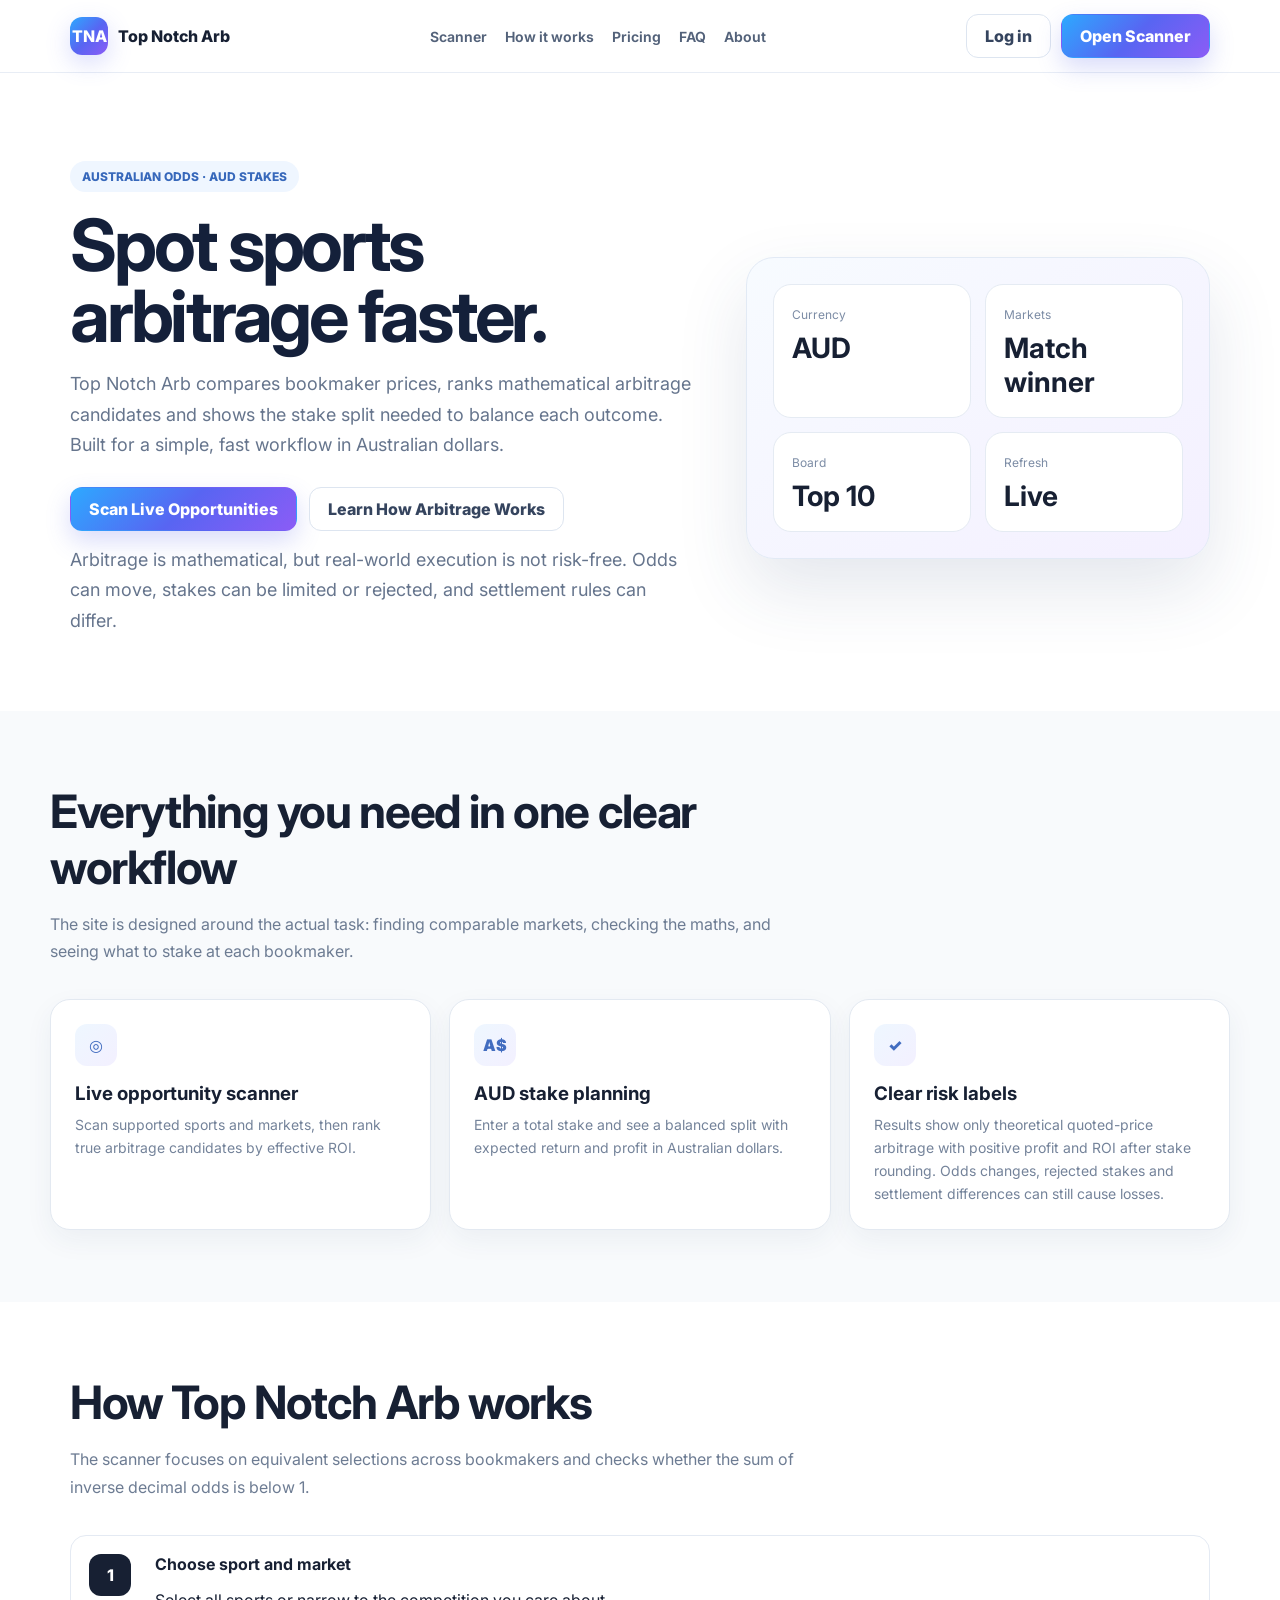
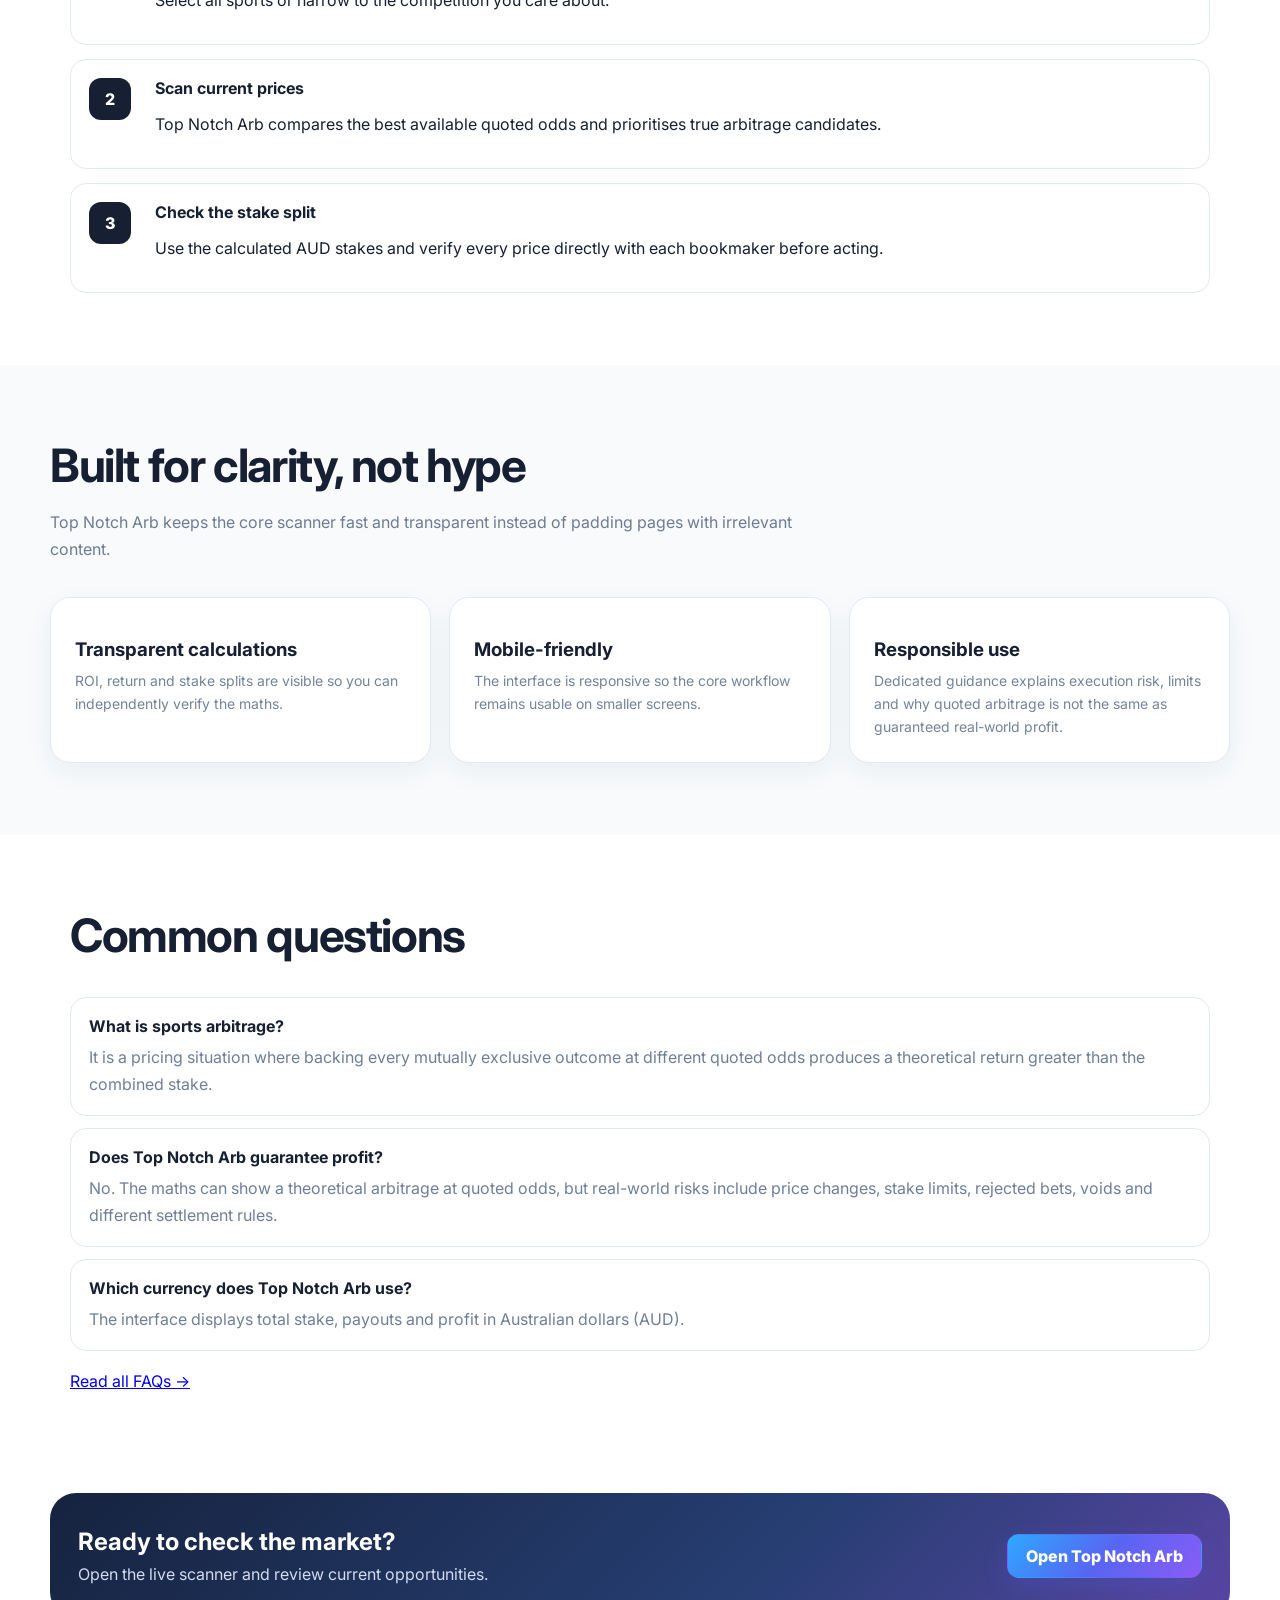
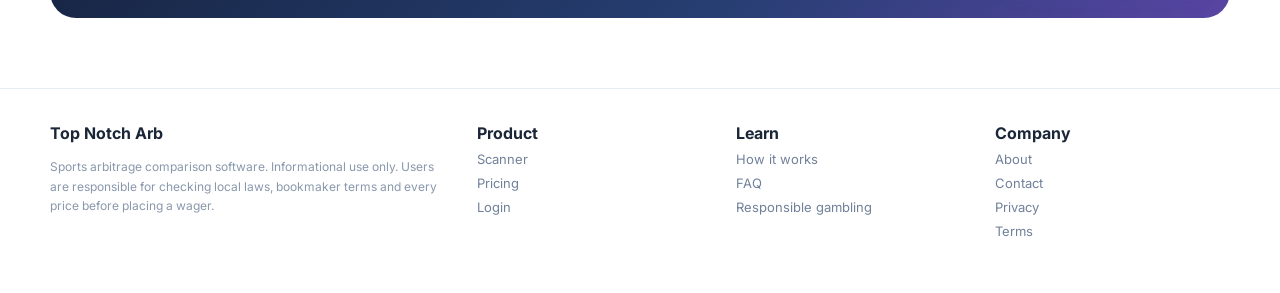
<file: index.html>
<!doctype html><html lang="en-AU"><head><meta charset="utf-8"><meta name="viewport" content="width=device-width,initial-scale=1"><title>Top Notch Arb Australia — Sports Arbitrage Scanner & Surebet Calculator</title><meta name="description" content="Top Notch Arb helps Australian users compare bookmaker odds, identify mathematical sports arbitrage opportunities and calculate balanced stake splits in AUD."><link rel="canonical" href="https://arb-scanner-app.vercel.app/"><meta property="og:title" content="Top Notch Arb — Australian Sports Arbitrage Scanner"><meta property="og:description" content="Compare bookmaker odds, scan for arbitrage opportunities and calculate stake splits in AUD."><meta property="og:type" content="website"><meta property="og:url" content="https://arb-scanner-app.vercel.app/"><meta name="twitter:card" content="summary_large_image"><meta name="theme-color" content="#172033"><link rel="manifest" href="/manifest.json"><link rel="preconnect" href="https://fonts.googleapis.com"><link rel="preconnect" href="https://fonts.gstatic.com" crossorigin><link href="https://fonts.googleapis.com/css2?family=Inter:wght@400;500;600;700;800&display=swap" rel="stylesheet"><link rel="stylesheet" href="/site.css"><script type="application/ld+json">{"@context":"https://schema.org","@graph":[{"@type":"WebSite","name":"Top Notch Arb","url":"https://arb-scanner-app.vercel.app/","description":"Australian sports arbitrage scanner and odds comparison tool."},{"@type":"SoftwareApplication","name":"Top Notch Arb","applicationCategory":"FinanceApplication","operatingSystem":"Web","url":"https://arb-scanner-app.vercel.app/scanner.html","description":"Sports arbitrage scanning and stake calculation tool displaying values in Australian dollars.","offers":{"@type":"Offer","price":"0","priceCurrency":"AUD"}}]}</script></head><body><header class="site-header"><nav class="site-nav"><a class="site-brand" href="/"><span class="site-logo">TNA</span><span>Top Notch Arb</span></a><div class="nav-links"><a href="/scanner.html">Scanner</a><a href="/how-it-works.html">How it works</a><a href="/pricing.html">Pricing</a><a href="/faq.html">FAQ</a><a href="/about.html">About</a></div><div class="nav-actions"><a class="btn btn-secondary" href="/login.html">Log in</a><a class="btn btn-primary" href="/scanner.html">Open Scanner</a></div></nav></header><main><section class="hero"><div><span class="hero-badge">AUSTRALIAN ODDS · AUD STAKES</span><h1>Spot sports arbitrage faster.</h1><p>Top Notch Arb compares bookmaker prices, ranks mathematical arbitrage candidates and shows the stake split needed to balance each outcome. Built for a simple, fast workflow in Australian dollars.</p><div class="hero-actions"><a class="btn btn-primary" href="/scanner.html">Scan Live Opportunities</a><a class="btn btn-secondary" href="/how-it-works.html">Learn How Arbitrage Works</a></div><p class="disclaimer">Arbitrage is mathematical, but real-world execution is not risk-free. Odds can move, stakes can be limited or rejected, and settlement rules can differ.</p></div><div class="hero-card"><div class="hero-stat-grid"><div class="hero-stat"><span>Currency</span><strong>AUD</strong></div><div class="hero-stat"><span>Markets</span><strong>Match winner</strong></div><div class="hero-stat"><span>Board</span><strong>Top 10</strong></div><div class="hero-stat"><span>Refresh</span><strong>Live</strong></div></div></div></section><section class="section alt"><div class="inner"><div class="section-headline"><h2>Everything you need in one clear workflow</h2><p>The site is designed around the actual task: finding comparable markets, checking the maths, and seeing what to stake at each bookmaker.</p></div><div class="grid-3"><article class="feature-card"><div class="feature-icon">◎</div><h3>Live opportunity scanner</h3><p>Scan supported sports and markets, then rank true arbitrage candidates by effective ROI.</p></article><article class="feature-card"><div class="feature-icon">A$</div><h3>AUD stake planning</h3><p>Enter a total stake and see a balanced split with expected return and profit in Australian dollars.</p></article><article class="feature-card"><div class="feature-icon">✓</div><h3>Clear risk labels</h3><p>Results show only theoretical quoted-price arbitrage with positive profit and ROI after stake rounding. Odds changes, rejected stakes and settlement differences can still cause losses.</p></article></div></div></section><section class="section"><div class="section-headline"><h2>How Top Notch Arb works</h2><p>The scanner focuses on equivalent selections across bookmakers and checks whether the sum of inverse decimal odds is below 1.</p></div><div class="steps"><div class="step"><div class="step-num">1</div><div><strong>Choose sport and market</strong><p>Select all sports or narrow to the competition you care about.</p></div></div><div class="step"><div class="step-num">2</div><div><strong>Scan current prices</strong><p>Top Notch Arb compares the best available quoted odds and prioritises true arbitrage candidates.</p></div></div><div class="step"><div class="step-num">3</div><div><strong>Check the stake split</strong><p>Use the calculated AUD stakes and verify every price directly with each bookmaker before acting.</p></div></div></div></section><section class="section alt"><div class="inner"><div class="section-headline"><h2>Built for clarity, not hype</h2><p>Top Notch Arb keeps the core scanner fast and transparent instead of padding pages with irrelevant content.</p></div><div class="grid-3"><article class="feature-card"><h3>Transparent calculations</h3><p>ROI, return and stake splits are visible so you can independently verify the maths.</p></article><article class="feature-card"><h3>Mobile-friendly</h3><p>The interface is responsive so the core workflow remains usable on smaller screens.</p></article><article class="feature-card"><h3>Responsible use</h3><p>Dedicated guidance explains execution risk, limits and why quoted arbitrage is not the same as guaranteed real-world profit.</p></article></div></div></section><section class="section"><div class="section-headline"><h2>Common questions</h2></div><div class="faq-list"><div class="faq-item"><h3>What is sports arbitrage?</h3><p>It is a pricing situation where backing every mutually exclusive outcome at different quoted odds produces a theoretical return greater than the combined stake.</p></div><div class="faq-item"><h3>Does Top Notch Arb guarantee profit?</h3><p>No. The maths can show a theoretical arbitrage at quoted odds, but real-world risks include price changes, stake limits, rejected bets, voids and different settlement rules.</p></div><div class="faq-item"><h3>Which currency does Top Notch Arb use?</h3><p>The interface displays total stake, payouts and profit in Australian dollars (AUD).</p></div></div><div style="margin-top:20px"><a href="/faq.html">Read all FAQs →</a></div></section><section class="cta"><div><h2>Ready to check the market?</h2><p>Open the live scanner and review current opportunities.</p></div><a class="btn btn-primary" href="/scanner.html">Open Top Notch Arb</a></section></main><footer class="site-footer"><div class="footer-inner"><div><strong>Top Notch Arb</strong><p class="disclaimer">Sports arbitrage comparison software. Informational use only. Users are responsible for checking local laws, bookmaker terms and every price before placing a wager.</p></div><div><strong>Product</strong><a href="/scanner.html">Scanner</a><a href="/pricing.html">Pricing</a><a href="/login.html">Login</a></div><div><strong>Learn</strong><a href="/how-it-works.html">How it works</a><a href="/faq.html">FAQ</a><a href="/responsible-gambling.html">Responsible gambling</a></div><div><strong>Company</strong><a href="/about.html">About</a><a href="/contact.html">Contact</a><a href="/privacy.html">Privacy</a><a href="/terms.html">Terms</a></div></div></footer></body></html>
</file>
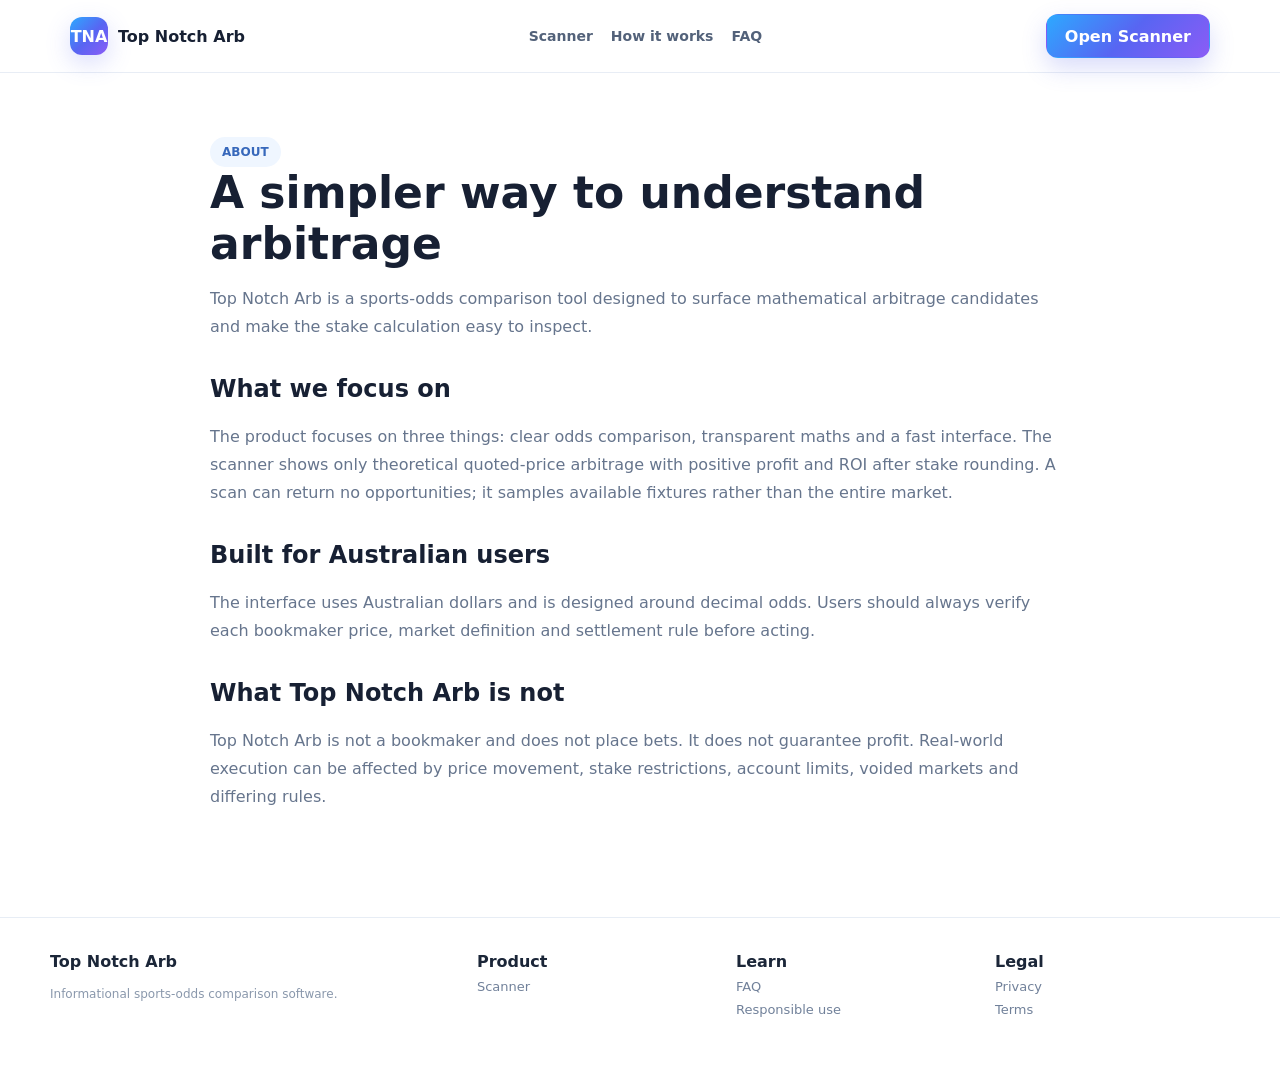
<file: about.html>
<!doctype html><html lang="en-AU"><head><meta charset="utf-8"><meta name="viewport" content="width=device-width,initial-scale=1"><title>About Top Notch Arb | Australian Sports Arbitrage Tool</title><meta name="description" content="Learn why Top Notch Arb was built: a clearer way to compare bookmaker prices, identify sports arbitrage candidates and plan stakes in AUD."><link rel="canonical" href="https://arb-scanner-app.vercel.app/about.html"><link rel="stylesheet" href="/site.css"></head><body><header class="site-header"><nav class="site-nav"><a class="site-brand" href="/"><span class="site-logo">TNA</span>Top Notch Arb</a><div class="nav-links"><a href="/scanner.html">Scanner</a><a href="/how-it-works.html">How it works</a><a href="/faq.html">FAQ</a></div><div class="nav-actions"><a class="btn btn-primary" href="/scanner.html">Open Scanner</a></div></nav></header><main class="content-page"><span class="hero-badge">ABOUT</span><h1>A simpler way to understand arbitrage</h1><p>Top Notch Arb is a sports-odds comparison tool designed to surface mathematical arbitrage candidates and make the stake calculation easy to inspect.</p><h2>What we focus on</h2><p>The product focuses on three things: clear odds comparison, transparent maths and a fast interface. The scanner shows only theoretical quoted-price arbitrage with positive profit and ROI after stake rounding. A scan can return no opportunities; it samples available fixtures rather than the entire market.</p><h2>Built for Australian users</h2><p>The interface uses Australian dollars and is designed around decimal odds. Users should always verify each bookmaker price, market definition and settlement rule before acting.</p><h2>What Top Notch Arb is not</h2><p>Top Notch Arb is not a bookmaker and does not place bets. It does not guarantee profit. Real-world execution can be affected by price movement, stake restrictions, account limits, voided markets and differing rules.</p></main><footer class="site-footer"><div class="footer-inner"><div><strong>Top Notch Arb</strong><p class="disclaimer">Informational sports-odds comparison software.</p></div><div><strong>Product</strong><a href="/scanner.html">Scanner</a></div><div><strong>Learn</strong><a href="/faq.html">FAQ</a><a href="/responsible-gambling.html">Responsible use</a></div><div><strong>Legal</strong><a href="/privacy.html">Privacy</a><a href="/terms.html">Terms</a></div></div></footer></body></html>
</file>
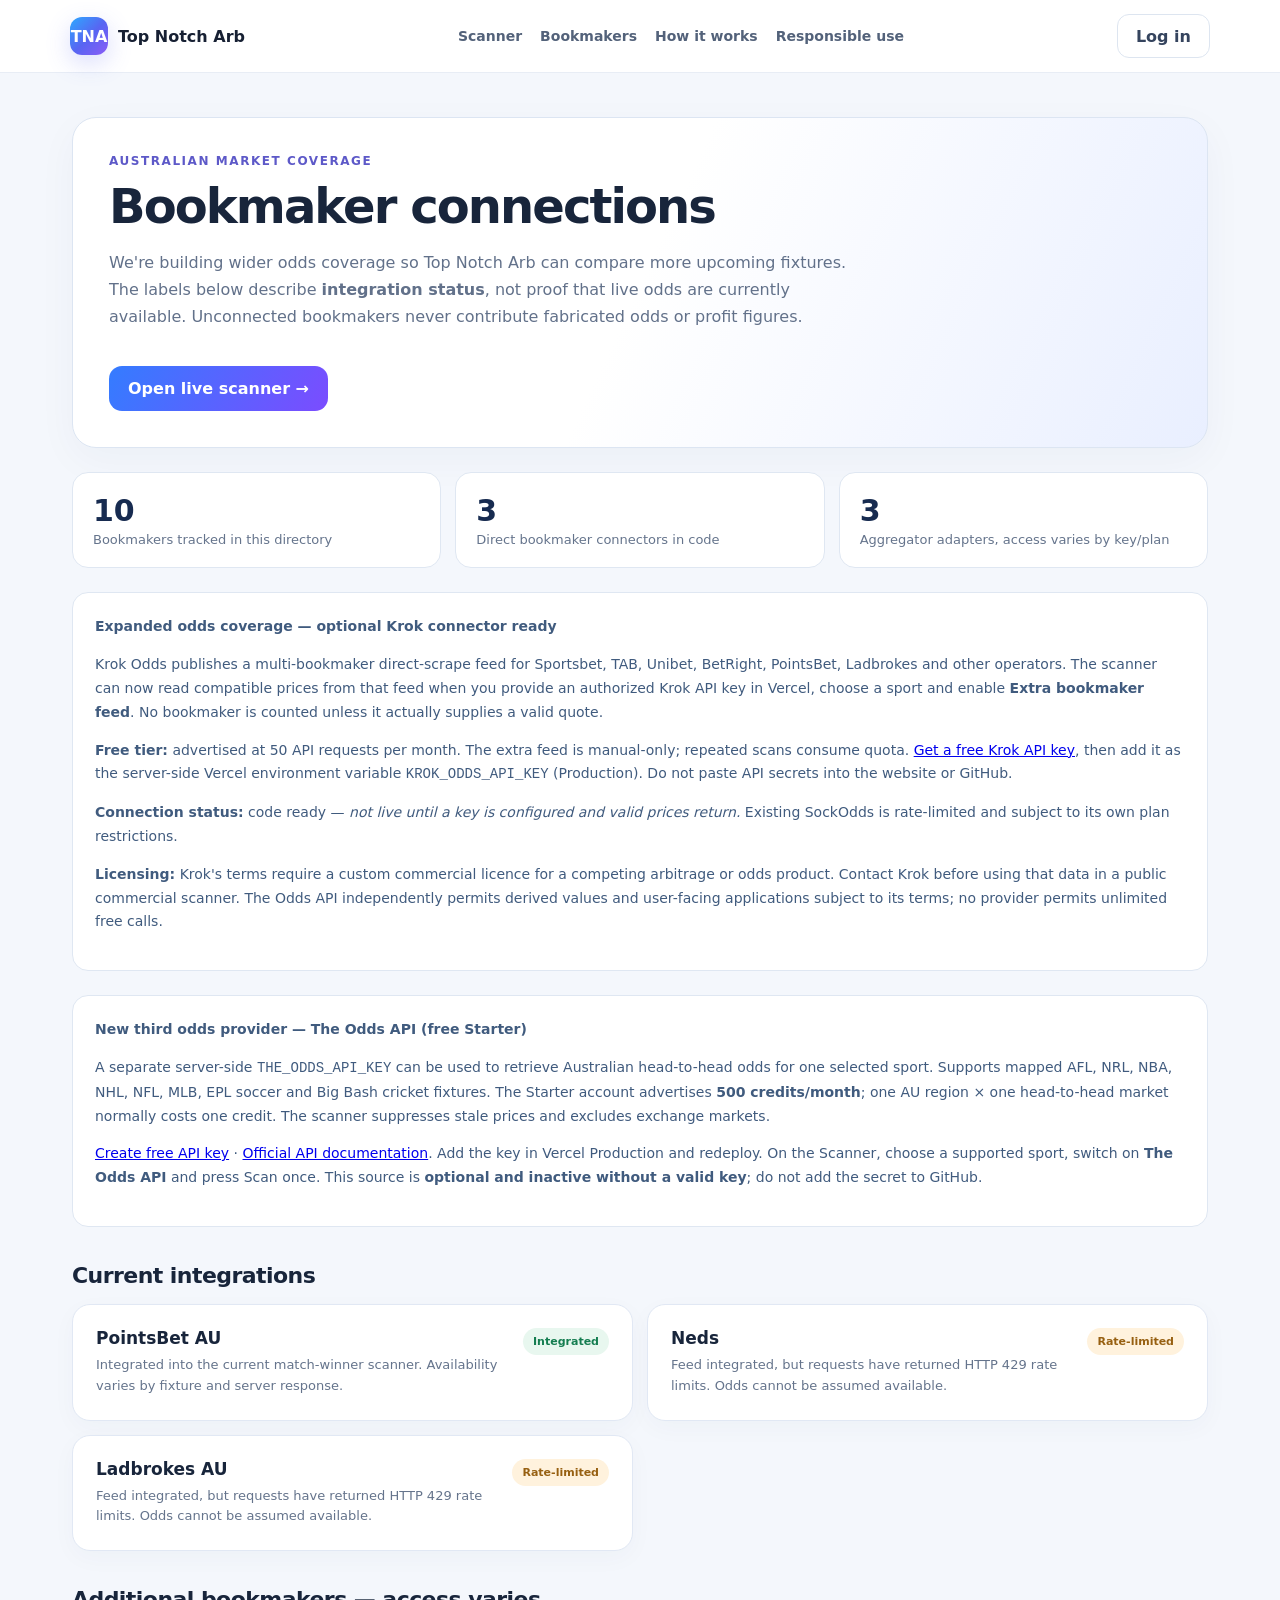
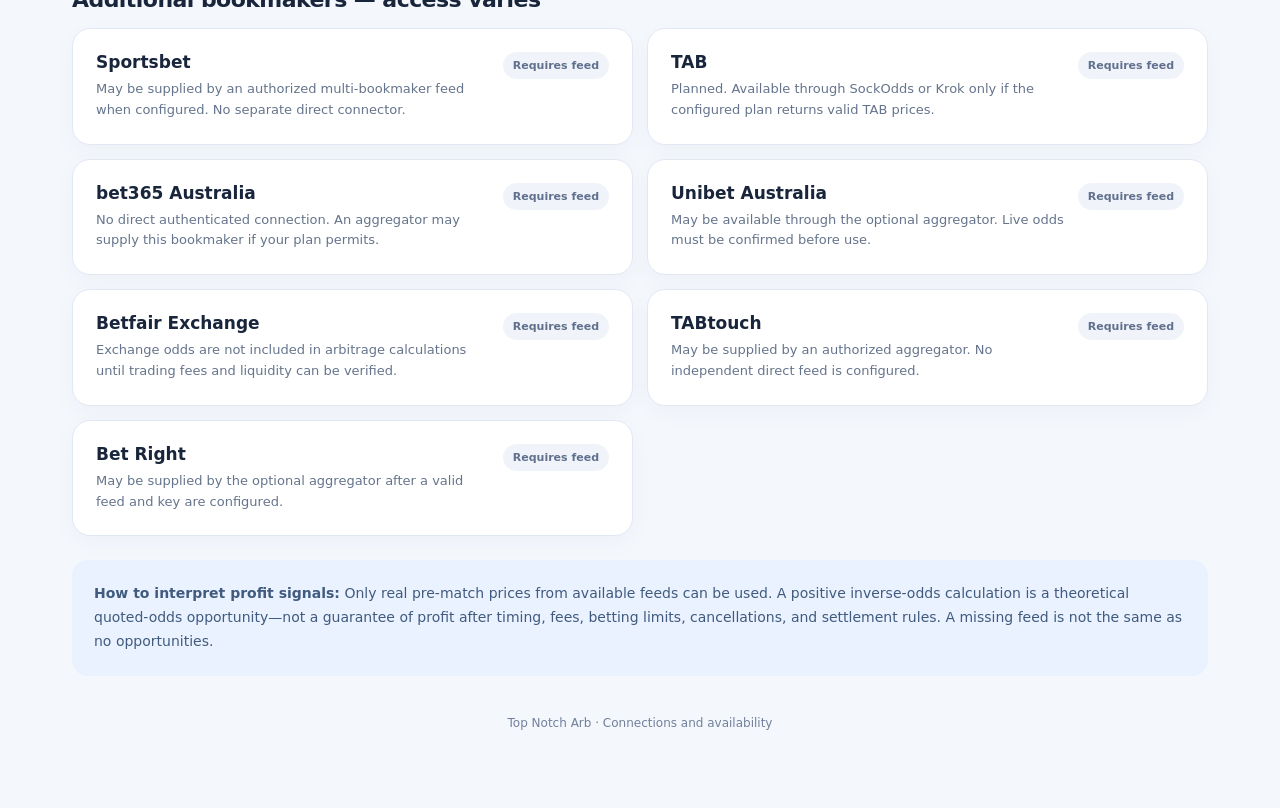
<file: bookmakers.html>
<!doctype html>
<html lang="en-AU"><head><meta charset="utf-8"><meta name="viewport" content="width=device-width,initial-scale=1">
<title>Australian Bookmaker Connections | Top Notch Arb</title>
<meta name="description" content="Compare ten Australian bookmaker connections and understand which direct feeds or opt-in odds aggregators actually supply prices.">
<link rel="canonical" href="https://arb-scanner-app.vercel.app/bookmakers.html">
<link rel="stylesheet" href="/styles.css"><link rel="stylesheet" href="/bright.css"><link rel="stylesheet" href="/site.css">
<style>
:root{color-scheme:light}body{background:#f4f7fc;color:#18253b;font-family:Inter,system-ui,sans-serif}
.book-wrap{max-width:1180px;margin:auto;padding:44px 22px 80px}
.book-hero{padding:36px;border:1px solid #dce5f2;border-radius:24px;background:linear-gradient(115deg,#fff 50%,#e9efff);box-shadow:0 12px 40px #20365a0a}
.book-hero h1{font-size:clamp(30px,4vw,48px);line-height:1.1;letter-spacing:-.04em;margin:12px 0}
.book-hero p{max-width:760px;line-height:1.7;color:#62718a}
.book-tag{font-size:12px;letter-spacing:.13em;font-weight:800;color:#5d59c8;text-transform:uppercase}
.book-summary{display:grid;grid-template-columns:repeat(3,minmax(0,1fr));gap:14px;margin-top:24px}
.book-stat{padding:20px;background:white;border:1px solid #dfe7f2;border-radius:16px}
.book-stat strong{display:block;font-size:30px;color:#172b50}.book-stat span{display:block;color:#65748c;font-size:13px;margin-top:4px}
.book-section-title{margin:36px 0 16px;font-size:22px;letter-spacing:-.025em}
.book-grid{display:grid;grid-template-columns:repeat(2,minmax(0,1fr));gap:14px}
.book-card{display:flex;justify-content:space-between;gap:12px;align-items:flex-start;padding:23px;border-radius:18px;border:1px solid #e1e8f4;background:white;box-shadow:0 7px 25px #24385508}
.book-card h2{font-size:17px;margin:0 0 7px}.book-card p{color:#65748c;font-size:13px;line-height:1.6;margin:0}
.book-state{white-space:nowrap;border-radius:999px;padding:7px 10px;font-size:11px;font-weight:800;background:#f0f3f9;color:#60708d}
.book-state.integrated{background:#e8f7ef;color:#147d50}.book-state.limited{background:#fff2dd;color:#976011}
.book-note{padding:22px;margin-top:24px;background:#eaf1ff;border-radius:16px;color:#405b7e;font-size:14px;line-height:1.7}
.book-cta{display:inline-block;margin-top:20px;background:linear-gradient(120deg,#347cff,#7b4cff);border-radius:13px;padding:13px 19px;color:white!important;font-weight:800;text-decoration:none}
.book-footer{color:#71809b;font-size:12px;text-align:center;margin-top:40px}
@media(max-width:720px){.book-hero{padding:23px}.book-grid{grid-template-columns:1fr}.book-summary{grid-template-columns:1fr}.book-card{flex-direction:column}.book-wrap{padding:22px 14px 50px}}
</style></head><body>
<header class="site-header"><nav class="site-nav"><a class="site-brand" href="/"><span class="site-logo">TNA</span><span>Top Notch Arb</span></a><div class="nav-links"><a href="/scanner.html">Scanner</a><a href="/bookmakers.html" aria-current="page">Bookmakers</a><a href="/how-it-works.html">How it works</a><a href="/responsible-gambling.html">Responsible use</a></div><div class="nav-actions"><a class="btn btn-secondary" href="/login.html">Log in</a></div></nav></header>
<main class="book-wrap">
<section class="book-hero"><div class="book-tag">Australian market coverage</div><h1>Bookmaker connections</h1><p>We're building wider odds coverage so Top Notch Arb can compare more upcoming fixtures. The labels below describe <strong>integration status</strong>, not proof that live odds are currently available. Unconnected bookmakers never contribute fabricated odds or profit figures.</p><a class="book-cta" href="/scanner.html">Open live scanner →</a></section>
<div class="book-summary"><div class="book-stat"><strong>10</strong><span>Bookmakers tracked in this directory</span></div><div class="book-stat"><strong>3</strong><span>Direct bookmaker connectors in code</span></div><div class="book-stat"><strong>3</strong><span>Aggregator adapters, access varies by key/plan</span></div></div>
<section class="book-note" style="background:#fff;border:1px solid #dfe7f2">
<strong>Expanded odds coverage — optional Krok connector ready</strong>
<p>Krok Odds publishes a multi-bookmaker direct-scrape feed for Sportsbet, TAB, Unibet, BetRight, PointsBet, Ladbrokes and other operators. The scanner can now read compatible prices from that feed when you provide an authorized Krok API key in Vercel, choose a sport and enable <strong>Extra bookmaker feed</strong>. No bookmaker is counted unless it actually supplies a valid quote.</p>
<p><strong>Free tier:</strong> advertised at 50 API requests per month. The extra feed is manual-only; repeated scans consume quota. <a href="https://krokodds.com.au/api-access" target="_blank" rel="noopener noreferrer">Get a free Krok API key</a>, then add it as the server-side Vercel environment variable <code>KROK_ODDS_API_KEY</code> (Production). Do not paste API secrets into the website or GitHub.</p>
<p><strong>Connection status:</strong> code ready — <em>not live until a key is configured and valid prices return.</em> Existing SockOdds is rate-limited and subject to its own plan restrictions.</p>
<p><strong>Licensing:</strong> Krok's terms require a custom commercial licence for a competing arbitrage or odds product. Contact Krok before using that data in a public commercial scanner. The Odds API independently permits derived values and user-facing applications subject to its terms; no provider permits unlimited free calls.</p>
</section>
<section class="book-note" style="background:#fff;border:1px solid #dfe7f2">
<strong>New third odds provider — The Odds API (free Starter)</strong>
<p>A separate server-side <code>THE_ODDS_API_KEY</code> can be used to retrieve Australian head-to-head odds for one selected sport. Supports mapped AFL, NRL, NBA, NHL, NFL, MLB, EPL soccer and Big Bash cricket fixtures. The Starter account advertises <strong>500 credits/month</strong>; one AU region × one head-to-head market normally costs one credit. The scanner suppresses stale prices and excludes exchange markets.</p>
<p><a href="https://the-odds-api.com/" target="_blank" rel="noopener noreferrer">Create free API key</a> · <a href="https://the-odds-api.com/liveapi/guides/v4/" target="_blank" rel="noopener noreferrer">Official API documentation</a>. Add the key in Vercel Production and redeploy. On the Scanner, choose a supported sport, switch on <strong>The Odds API</strong> and press Scan once. This source is <strong>optional and inactive without a valid key</strong>; do not add the secret to GitHub.</p>
</section>
<h2 class="book-section-title">Current integrations</h2>
<div class="book-grid">
<article class="book-card"><div><h2>PointsBet AU</h2><p>Integrated into the current match-winner scanner. Availability varies by fixture and server response.</p></div><span class="book-state integrated">Integrated</span></article>
<article class="book-card"><div><h2>Neds</h2><p>Feed integrated, but requests have returned HTTP 429 rate limits. Odds cannot be assumed available.</p></div><span class="book-state limited">Rate-limited</span></article>
<article class="book-card"><div><h2>Ladbrokes AU</h2><p>Feed integrated, but requests have returned HTTP 429 rate limits. Odds cannot be assumed available.</p></div><span class="book-state limited">Rate-limited</span></article>
</div>
<h2 class="book-section-title">Additional bookmakers — access varies</h2>
<div class="book-grid">
<article class="book-card"><div><h2>Sportsbet</h2><p>May be supplied by an authorized multi-bookmaker feed when configured. No separate direct connector.</p></div><span class="book-state">Requires feed</span></article>
<article class="book-card"><div><h2>TAB</h2><p>Planned. Available through SockOdds or Krok only if the configured plan returns valid TAB prices.</p></div><span class="book-state">Requires feed</span></article>
<article class="book-card"><div><h2>bet365 Australia</h2><p>No direct authenticated connection. An aggregator may supply this bookmaker if your plan permits.</p></div><span class="book-state">Requires feed</span></article>
<article class="book-card"><div><h2>Unibet Australia</h2><p>May be available through the optional aggregator. Live odds must be confirmed before use.</p></div><span class="book-state">Requires feed</span></article>
<article class="book-card"><div><h2>Betfair Exchange</h2><p>Exchange odds are not included in arbitrage calculations until trading fees and liquidity can be verified.</p></div><span class="book-state">Requires feed</span></article>
<article class="book-card"><div><h2>TABtouch</h2><p>May be supplied by an authorized aggregator. No independent direct feed is configured.</p></div><span class="book-state">Requires feed</span></article>
<article class="book-card"><div><h2>Bet Right</h2><p>May be supplied by the optional aggregator after a valid feed and key are configured.</p></div><span class="book-state">Requires feed</span></article>
</div>
<div class="book-note"><strong>How to interpret profit signals:</strong> Only real pre-match prices from available feeds can be used. A positive inverse-odds calculation is a theoretical quoted-odds opportunity—not a guarantee of profit after timing, fees, betting limits, cancellations, and settlement rules. A missing feed is not the same as no opportunities.</div>
<div class="book-footer">Top Notch Arb · Connections and availability</div>
</main></body></html>
</file>
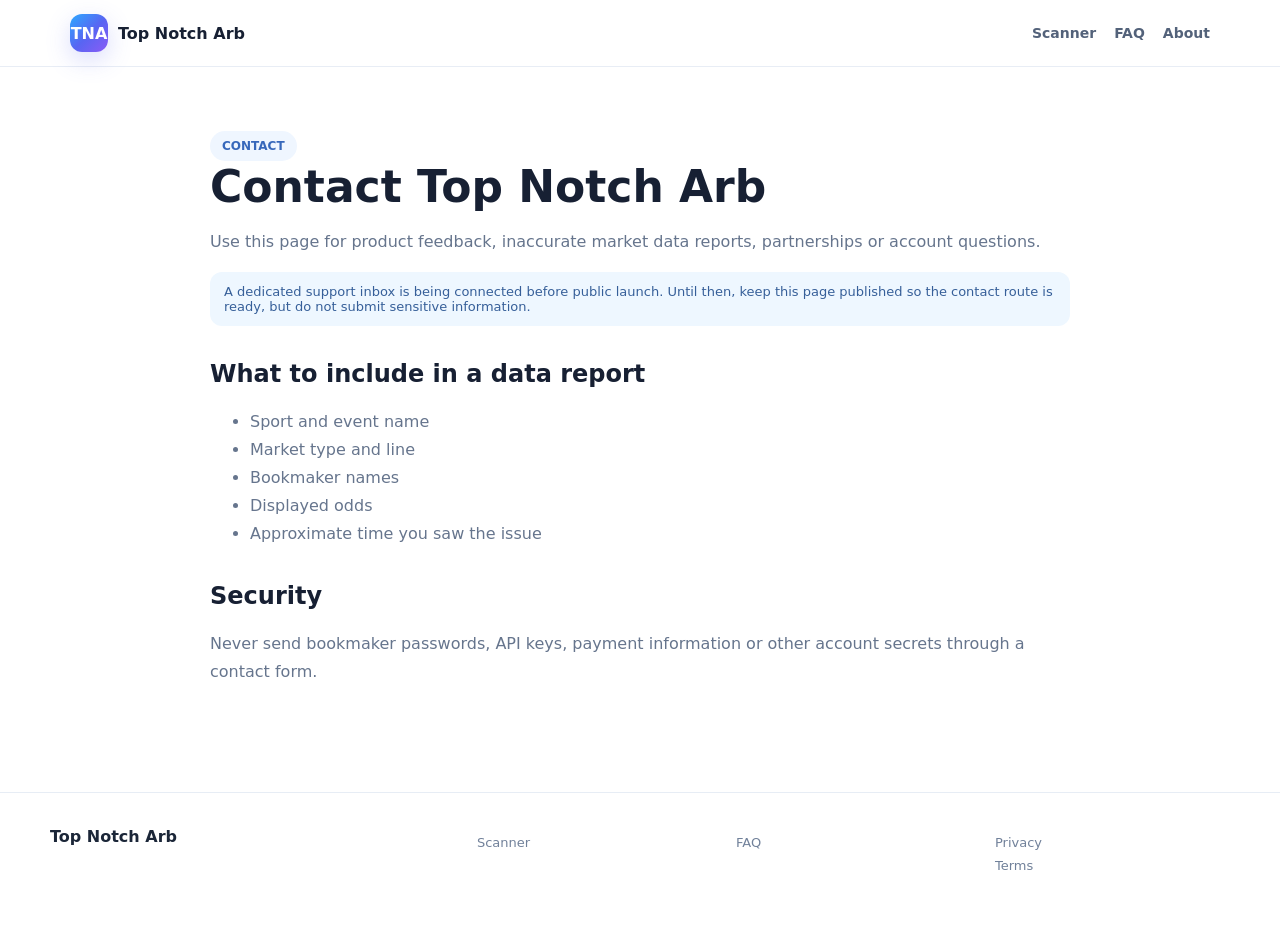
<file: contact.html>
<!doctype html><html lang="en-AU"><head><meta charset="utf-8"><meta name="viewport" content="width=device-width,initial-scale=1"><title>Contact Top Notch Arb</title><meta name="description" content="Contact Top Notch Arb about product feedback, data issues, partnerships or support."><link rel="canonical" href="https://arb-scanner-app.vercel.app/contact.html"><link rel="stylesheet" href="/site.css"></head><body><header class="site-header"><nav class="site-nav"><a class="site-brand" href="/"><span class="site-logo">TNA</span>Top Notch Arb</a><div class="nav-links"><a href="/scanner.html">Scanner</a><a href="/faq.html">FAQ</a><a href="/about.html">About</a></div></nav></header><main class="content-page"><span class="hero-badge">CONTACT</span><h1>Contact Top Notch Arb</h1><p>Use this page for product feedback, inaccurate market data reports, partnerships or account questions.</p><div class="notice">A dedicated support inbox is being connected before public launch. Until then, keep this page published so the contact route is ready, but do not submit sensitive information.</div><h2>What to include in a data report</h2><ul><li>Sport and event name</li><li>Market type and line</li><li>Bookmaker names</li><li>Displayed odds</li><li>Approximate time you saw the issue</li></ul><h2>Security</h2><p>Never send bookmaker passwords, API keys, payment information or other account secrets through a contact form.</p></main><footer class="site-footer"><div class="footer-inner"><div><strong>Top Notch Arb</strong></div><div><a href="/scanner.html">Scanner</a></div><div><a href="/faq.html">FAQ</a></div><div><a href="/privacy.html">Privacy</a><a href="/terms.html">Terms</a></div></div></footer></body></html>
</file>
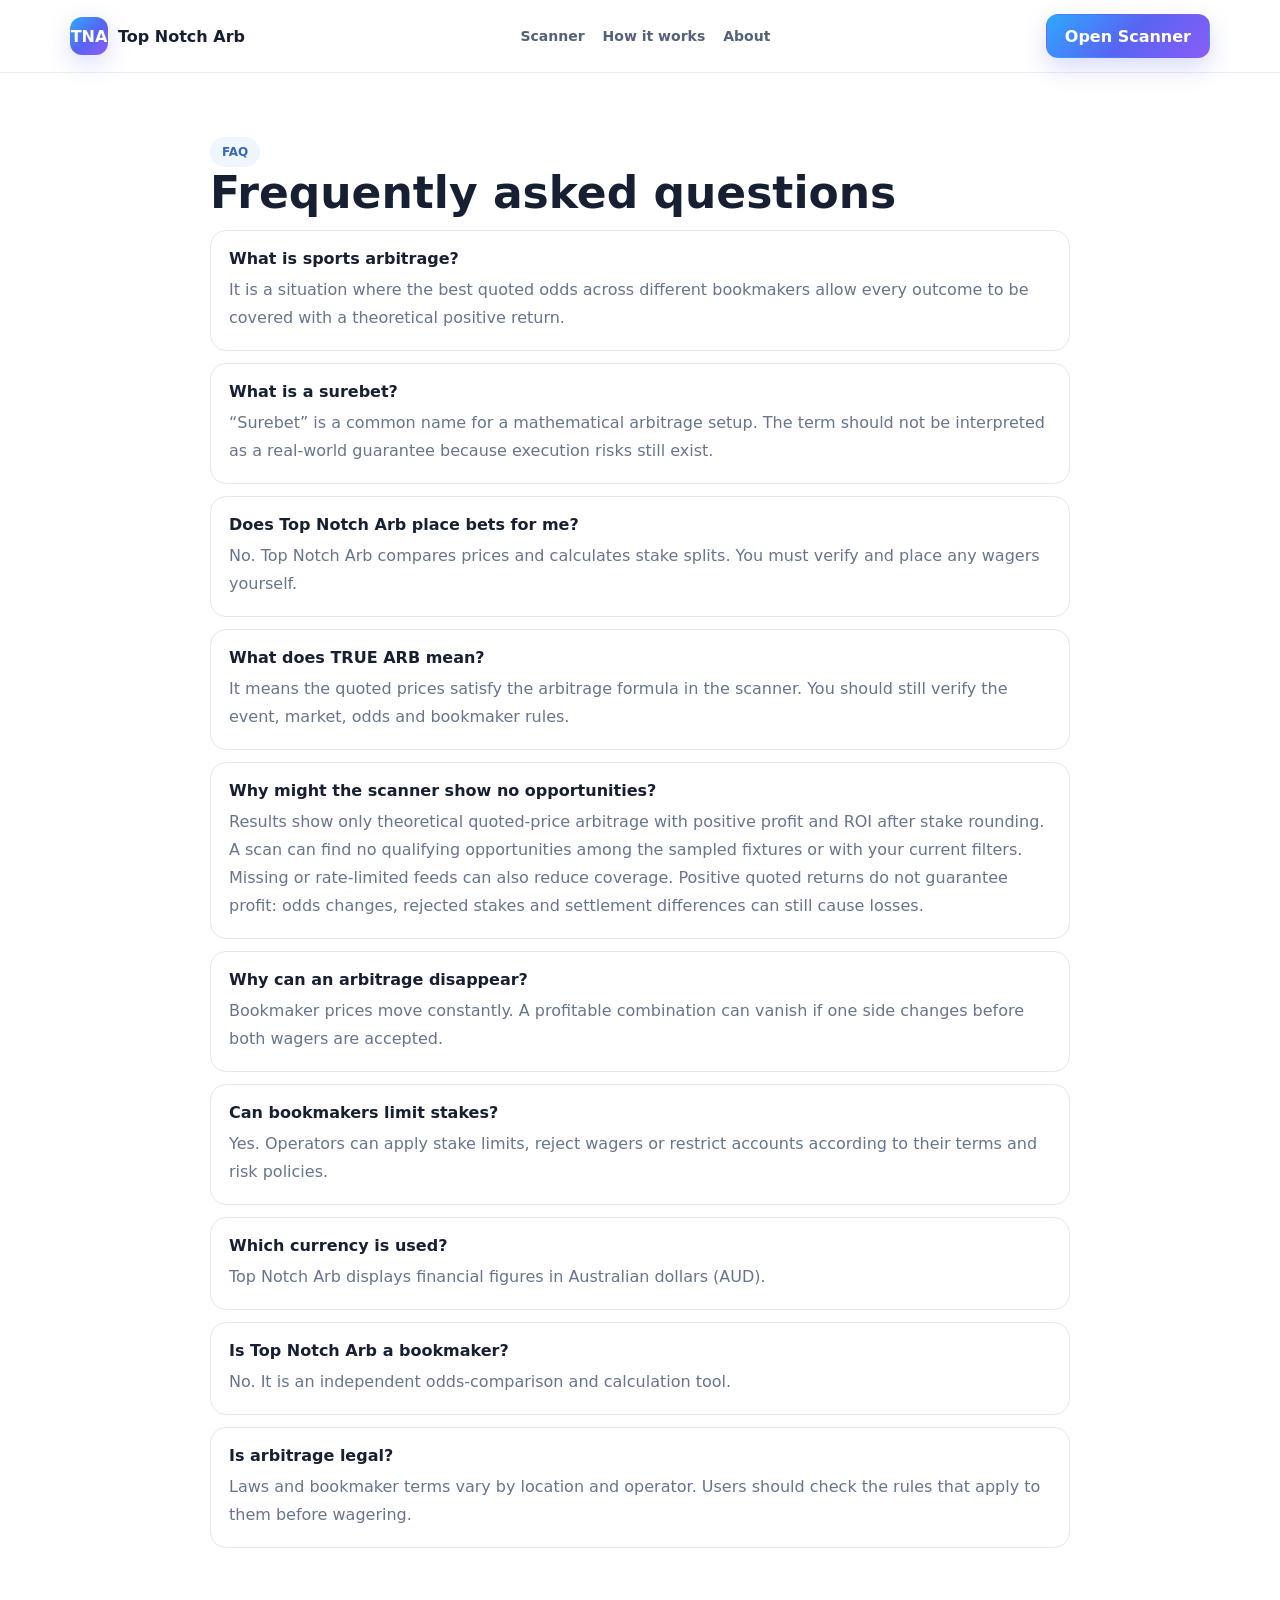
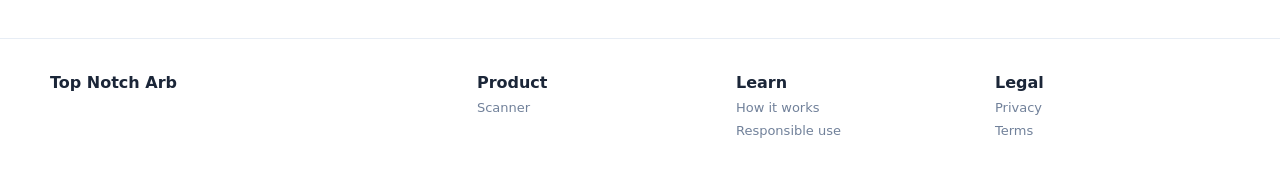
<file: faq.html>
<!doctype html><html lang="en-AU"><head><meta charset="utf-8"><meta name="viewport" content="width=device-width,initial-scale=1"><title>Sports Arbitrage FAQ | Top Notch Arb Australia</title><meta name="description" content="Answers to common questions about sports arbitrage, surebets, odds comparison, stake splitting, bookmaker limits and Top Notch Arb."><link rel="canonical" href="https://arb-scanner-app.vercel.app/faq.html"><link rel="stylesheet" href="/site.css"><script type="application/ld+json">{"@context":"https://schema.org","@type":"FAQPage","mainEntity":[{"@type":"Question","name":"What is sports arbitrage?","acceptedAnswer":{"@type":"Answer","text":"Sports arbitrage is a pricing situation where covering every mutually exclusive outcome at different quoted odds produces a theoretical return greater than the total stake."}},{"@type":"Question","name":"Does Top Notch Arb guarantee profit?","acceptedAnswer":{"@type":"Answer","text":"No. Top Notch Arb identifies mathematical opportunities at quoted prices. Real-world execution can be affected by price movement, stake limits, rejected bets, voids, fees and settlement differences."}},{"@type":"Question","name":"What currency does Top Notch Arb use?","acceptedAnswer":{"@type":"Answer","text":"Top Notch Arb displays stake amounts, payouts and profit in Australian dollars (AUD)."}}]}</script></head><body><header class="site-header"><nav class="site-nav"><a class="site-brand" href="/"><span class="site-logo">TNA</span>Top Notch Arb</a><div class="nav-links"><a href="/scanner.html">Scanner</a><a href="/how-it-works.html">How it works</a><a href="/about.html">About</a></div><div class="nav-actions"><a class="btn btn-primary" href="/scanner.html">Open Scanner</a></div></nav></header><main class="content-page"><span class="hero-badge">FAQ</span><h1>Frequently asked questions</h1><div class="faq-list"><div class="faq-item"><h3>What is sports arbitrage?</h3><p>It is a situation where the best quoted odds across different bookmakers allow every outcome to be covered with a theoretical positive return.</p></div><div class="faq-item"><h3>What is a surebet?</h3><p>“Surebet” is a common name for a mathematical arbitrage setup. The term should not be interpreted as a real-world guarantee because execution risks still exist.</p></div><div class="faq-item"><h3>Does Top Notch Arb place bets for me?</h3><p>No. Top Notch Arb compares prices and calculates stake splits. You must verify and place any wagers yourself.</p></div><div class="faq-item"><h3>What does TRUE ARB mean?</h3><p>It means the quoted prices satisfy the arbitrage formula in the scanner. You should still verify the event, market, odds and bookmaker rules.</p></div><div class="faq-item"><h3>Why might the scanner show no opportunities?</h3><p>Results show only theoretical quoted-price arbitrage with positive profit and ROI after stake rounding. A scan can find no qualifying opportunities among the sampled fixtures or with your current filters. Missing or rate-limited feeds can also reduce coverage. Positive quoted returns do not guarantee profit: odds changes, rejected stakes and settlement differences can still cause losses.</p></div><div class="faq-item"><h3>Why can an arbitrage disappear?</h3><p>Bookmaker prices move constantly. A profitable combination can vanish if one side changes before both wagers are accepted.</p></div><div class="faq-item"><h3>Can bookmakers limit stakes?</h3><p>Yes. Operators can apply stake limits, reject wagers or restrict accounts according to their terms and risk policies.</p></div><div class="faq-item"><h3>Which currency is used?</h3><p>Top Notch Arb displays financial figures in Australian dollars (AUD).</p></div><div class="faq-item"><h3>Is Top Notch Arb a bookmaker?</h3><p>No. It is an independent odds-comparison and calculation tool.</p></div><div class="faq-item"><h3>Is arbitrage legal?</h3><p>Laws and bookmaker terms vary by location and operator. Users should check the rules that apply to them before wagering.</p></div></div></main><footer class="site-footer"><div class="footer-inner"><div><strong>Top Notch Arb</strong></div><div><strong>Product</strong><a href="/scanner.html">Scanner</a></div><div><strong>Learn</strong><a href="/how-it-works.html">How it works</a><a href="/responsible-gambling.html">Responsible use</a></div><div><strong>Legal</strong><a href="/privacy.html">Privacy</a><a href="/terms.html">Terms</a></div></div></footer></body></html>
</file>
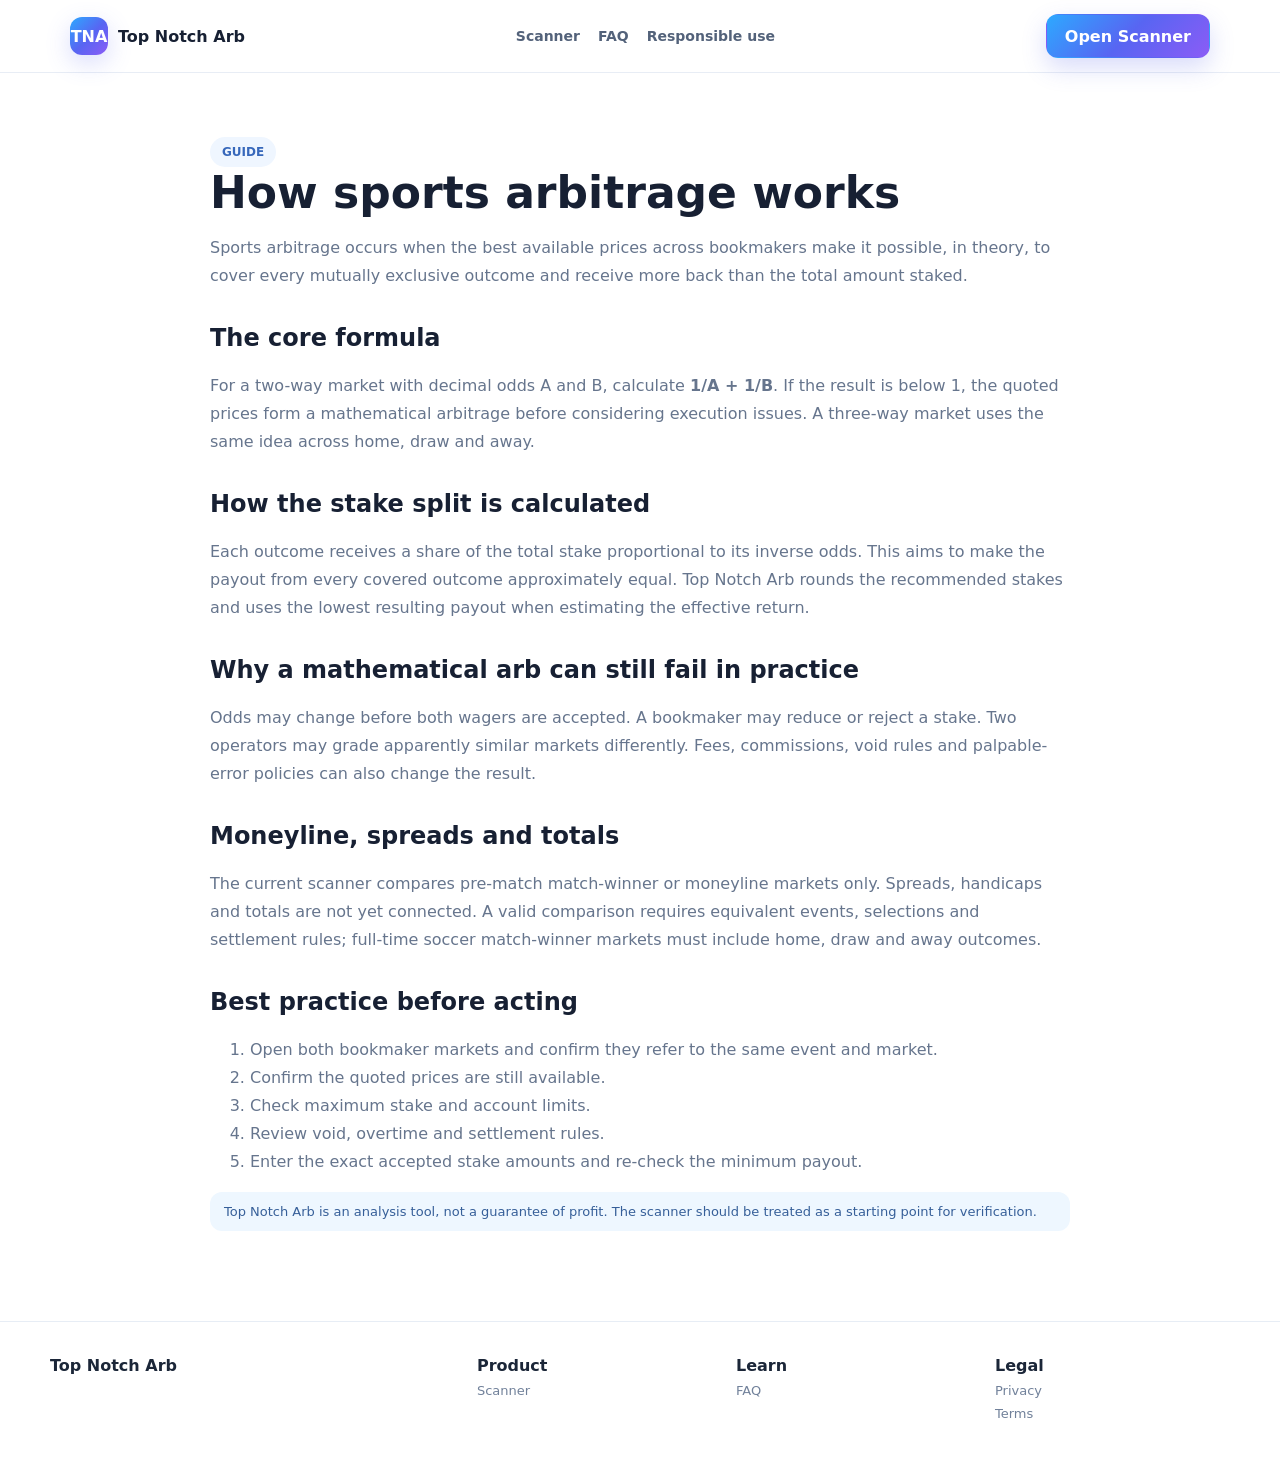
<file: how-it-works.html>
<!doctype html><html lang="en-AU"><head><meta charset="utf-8"><meta name="viewport" content="width=device-width,initial-scale=1"><title>How Sports Arbitrage Works | Top Notch Arb Guide</title><meta name="description" content="Understand sports arbitrage, inverse-odds maths, stake splitting, execution risks and how Top Notch Arb identifies potential surebet opportunities."><link rel="canonical" href="https://arb-scanner-app.vercel.app/how-it-works.html"><link rel="stylesheet" href="/site.css"><script type="application/ld+json">{"@context":"https://schema.org","@type":"Article","headline":"How Sports Arbitrage Works","author":{"@type":"Organization","name":"Top Notch Arb"},"publisher":{"@type":"Organization","name":"Top Notch Arb"},"mainEntityOfPage":"https://arb-scanner-app.vercel.app/how-it-works.html"}</script></head><body><header class="site-header"><nav class="site-nav"><a class="site-brand" href="/"><span class="site-logo">TNA</span>Top Notch Arb</a><div class="nav-links"><a href="/scanner.html">Scanner</a><a href="/faq.html">FAQ</a><a href="/responsible-gambling.html">Responsible use</a></div><div class="nav-actions"><a class="btn btn-primary" href="/scanner.html">Open Scanner</a></div></nav></header><main class="content-page"><span class="hero-badge">GUIDE</span><h1>How sports arbitrage works</h1><p>Sports arbitrage occurs when the best available prices across bookmakers make it possible, in theory, to cover every mutually exclusive outcome and receive more back than the total amount staked.</p><h2>The core formula</h2><p>For a two-way market with decimal odds A and B, calculate <strong>1/A + 1/B</strong>. If the result is below 1, the quoted prices form a mathematical arbitrage before considering execution issues. A three-way market uses the same idea across home, draw and away.</p><h2>How the stake split is calculated</h2><p>Each outcome receives a share of the total stake proportional to its inverse odds. This aims to make the payout from every covered outcome approximately equal. Top Notch Arb rounds the recommended stakes and uses the lowest resulting payout when estimating the effective return.</p><h2>Why a mathematical arb can still fail in practice</h2><p>Odds may change before both wagers are accepted. A bookmaker may reduce or reject a stake. Two operators may grade apparently similar markets differently. Fees, commissions, void rules and palpable-error policies can also change the result.</p><h2>Moneyline, spreads and totals</h2><p>The current scanner compares pre-match match-winner or moneyline markets only. Spreads, handicaps and totals are not yet connected. A valid comparison requires equivalent events, selections and settlement rules; full-time soccer match-winner markets must include home, draw and away outcomes.</p><h2>Best practice before acting</h2><ol><li>Open both bookmaker markets and confirm they refer to the same event and market.</li><li>Confirm the quoted prices are still available.</li><li>Check maximum stake and account limits.</li><li>Review void, overtime and settlement rules.</li><li>Enter the exact accepted stake amounts and re-check the minimum payout.</li></ol><div class="notice">Top Notch Arb is an analysis tool, not a guarantee of profit. The scanner should be treated as a starting point for verification.</div></main><footer class="site-footer"><div class="footer-inner"><div><strong>Top Notch Arb</strong></div><div><strong>Product</strong><a href="/scanner.html">Scanner</a></div><div><strong>Learn</strong><a href="/faq.html">FAQ</a></div><div><strong>Legal</strong><a href="/privacy.html">Privacy</a><a href="/terms.html">Terms</a></div></div></footer></body></html>
</file>
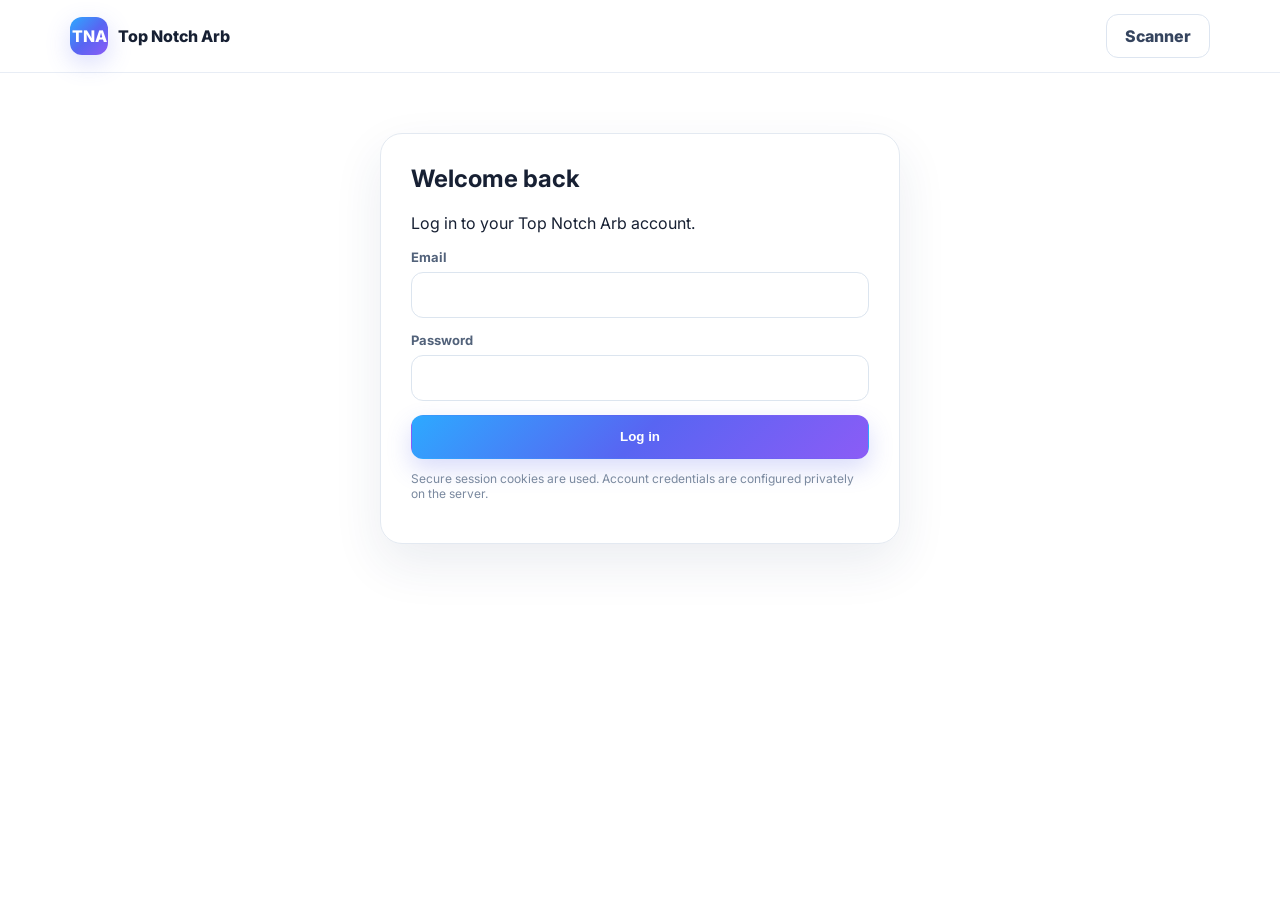
<file: login.html>
<!doctype html><html lang="en-AU"><head><meta charset="utf-8"><meta name="viewport" content="width=device-width,initial-scale=1"><title>Login | Top Notch Arb</title><meta name="description" content="Log in to your Top Notch Arb account."><meta name="robots" content="noindex,follow"><link rel="stylesheet" href="/site.css"><link rel="preconnect" href="https://fonts.googleapis.com"><link rel="preconnect" href="https://fonts.gstatic.com" crossorigin><link href="https://fonts.googleapis.com/css2?family=Inter:wght@400;500;600;700;800&display=swap" rel="stylesheet"></head><body><header class="site-header"><nav class="site-nav"><a class="site-brand" href="/"><span class="site-logo">TNA</span><span>Top Notch Arb</span></a><div class="nav-actions"><a class="btn btn-secondary" href="/scanner.html">Scanner</a></div></nav></header><main><section class="form-card"><h1>Welcome back</h1><p>Log in to your Top Notch Arb account.</p><div id="msg"></div><form id="loginForm"><div class="form-row"><label for="email">Email</label><input id="email" type="email" autocomplete="email" required></div><div class="form-row"><label for="password">Password</label><input id="password" type="password" autocomplete="current-password" required></div><button class="btn btn-primary" style="width:100%" type="submit">Log in</button></form><p class="auth-note">Secure session cookies are used. Account credentials are configured privately on the server.</p></section></main><script>const f=document.getElementById('loginForm'),m=document.getElementById('msg');f.addEventListener('submit',async e=>{e.preventDefault();m.className='notice';m.textContent='Signing in…';const r=await fetch('/api/login',{method:'POST',headers:{'Content-Type':'application/json'},body:JSON.stringify({email:email.value,password:password.value})});const d=await r.json().catch(()=>({}));if(r.ok){m.className='notice success';m.textContent='Login successful. Redirecting…';location.href='/account.html'}else{m.className='notice error';m.textContent=d.error||'Login failed';}});</script></body></html>
</file>
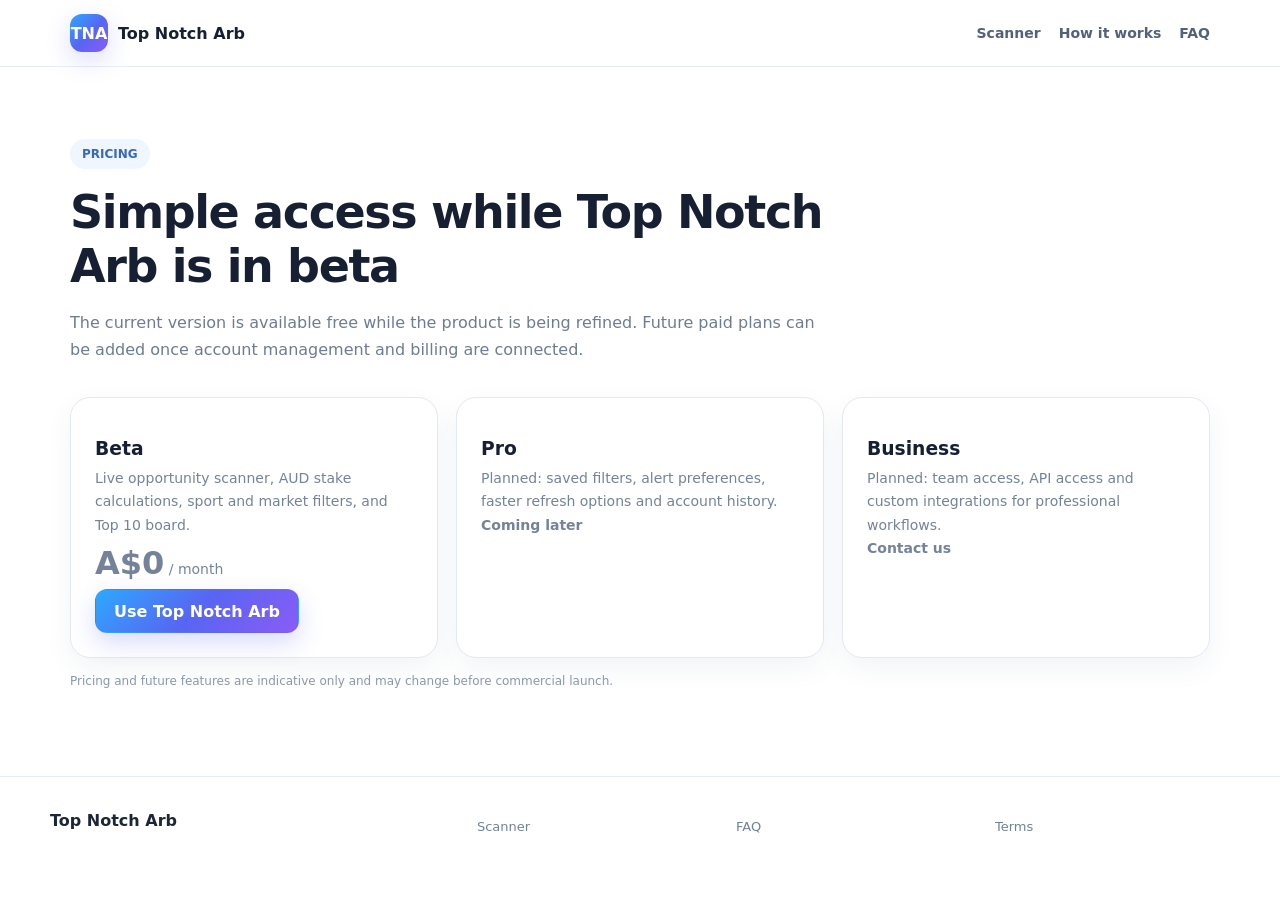
<file: pricing.html>
<!doctype html><html lang="en-AU"><head><meta charset="utf-8"><meta name="viewport" content="width=device-width,initial-scale=1"><title>Top Notch Arb Pricing | Australian Sports Arbitrage Scanner</title><meta name="description" content="View Top Notch Arb pricing and beta access for the live Australian sports arbitrage scanner."><link rel="canonical" href="https://arb-scanner-app.vercel.app/pricing.html"><link rel="stylesheet" href="/site.css"></head><body><header class="site-header"><nav class="site-nav"><a class="site-brand" href="/"><span class="site-logo">TNA</span>Top Notch Arb</a><div class="nav-links"><a href="/scanner.html">Scanner</a><a href="/how-it-works.html">How it works</a><a href="/faq.html">FAQ</a></div></nav></header><main class="section"><div class="section-headline"><span class="hero-badge">PRICING</span><h1 style="margin-top:16px">Simple access while Top Notch Arb is in beta</h1><p>The current version is available free while the product is being refined. Future paid plans can be added once account management and billing are connected.</p></div><div class="grid-3"><article class="feature-card"><h3>Beta</h3><p>Live opportunity scanner, AUD stake calculations, sport and market filters, and Top 10 board.</p><p><strong style="font-size:32px">A$0</strong> / month</p><a class="btn btn-primary" href="/scanner.html">Use Top Notch Arb</a></article><article class="feature-card"><h3>Pro</h3><p>Planned: saved filters, alert preferences, faster refresh options and account history.</p><p><strong>Coming later</strong></p></article><article class="feature-card"><h3>Business</h3><p>Planned: team access, API access and custom integrations for professional workflows.</p><p><strong>Contact us</strong></p></article></div><p class="disclaimer">Pricing and future features are indicative only and may change before commercial launch.</p></main><footer class="site-footer"><div class="footer-inner"><div><strong>Top Notch Arb</strong></div><div><a href="/scanner.html">Scanner</a></div><div><a href="/faq.html">FAQ</a></div><div><a href="/terms.html">Terms</a></div></div></footer></body></html>
</file>
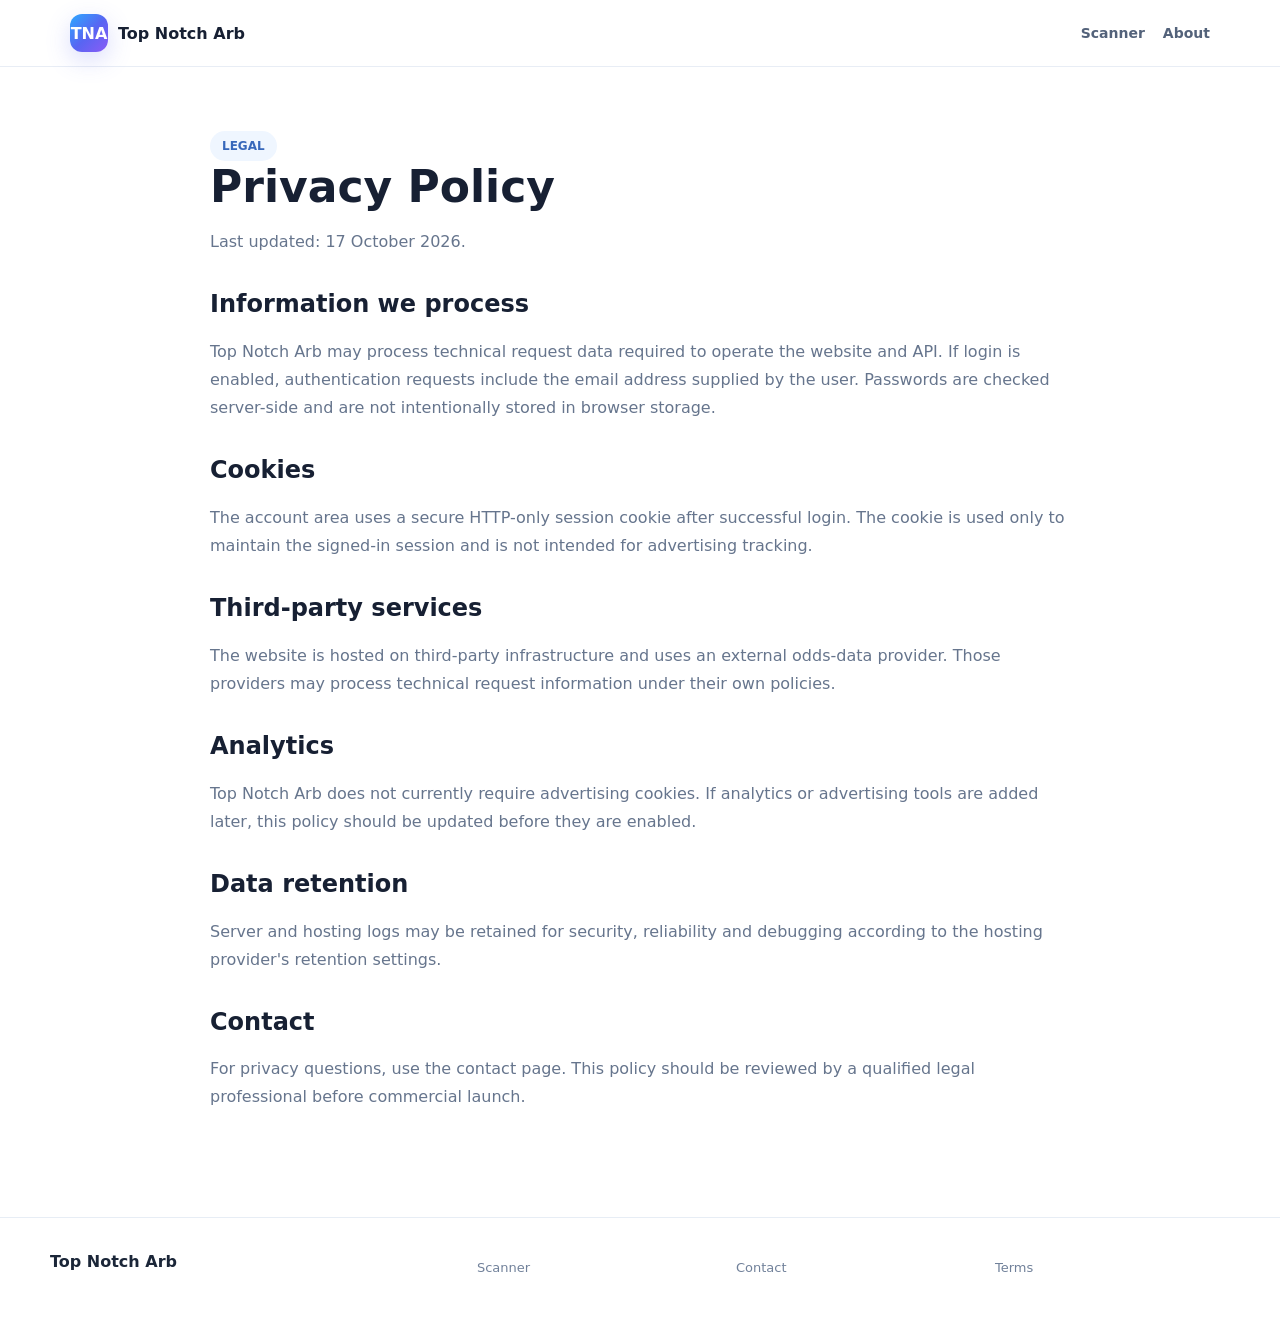
<file: privacy.html>
<!doctype html><html lang="en-AU"><head><meta charset="utf-8"><meta name="viewport" content="width=device-width,initial-scale=1"><title>Privacy Policy | Top Notch Arb</title><meta name="description" content="Top Notch Arb privacy policy covering account sessions, technical logs and third-party services."><link rel="canonical" href="https://arb-scanner-app.vercel.app/privacy.html"><link rel="stylesheet" href="/site.css"></head><body><header class="site-header"><nav class="site-nav"><a class="site-brand" href="/"><span class="site-logo">TNA</span>Top Notch Arb</a><div class="nav-links"><a href="/scanner.html">Scanner</a><a href="/about.html">About</a></div></nav></header><main class="content-page"><span class="hero-badge">LEGAL</span><h1>Privacy Policy</h1><p>Last updated: 17 October 2026.</p><h2>Information we process</h2><p>Top Notch Arb may process technical request data required to operate the website and API. If login is enabled, authentication requests include the email address supplied by the user. Passwords are checked server-side and are not intentionally stored in browser storage.</p><h2>Cookies</h2><p>The account area uses a secure HTTP-only session cookie after successful login. The cookie is used only to maintain the signed-in session and is not intended for advertising tracking.</p><h2>Third-party services</h2><p>The website is hosted on third-party infrastructure and uses an external odds-data provider. Those providers may process technical request information under their own policies.</p><h2>Analytics</h2><p>Top Notch Arb does not currently require advertising cookies. If analytics or advertising tools are added later, this policy should be updated before they are enabled.</p><h2>Data retention</h2><p>Server and hosting logs may be retained for security, reliability and debugging according to the hosting provider's retention settings.</p><h2>Contact</h2><p>For privacy questions, use the contact page. This policy should be reviewed by a qualified legal professional before commercial launch.</p></main><footer class="site-footer"><div class="footer-inner"><div><strong>Top Notch Arb</strong></div><div><a href="/scanner.html">Scanner</a></div><div><a href="/contact.html">Contact</a></div><div><a href="/terms.html">Terms</a></div></div></footer></body></html>
</file>
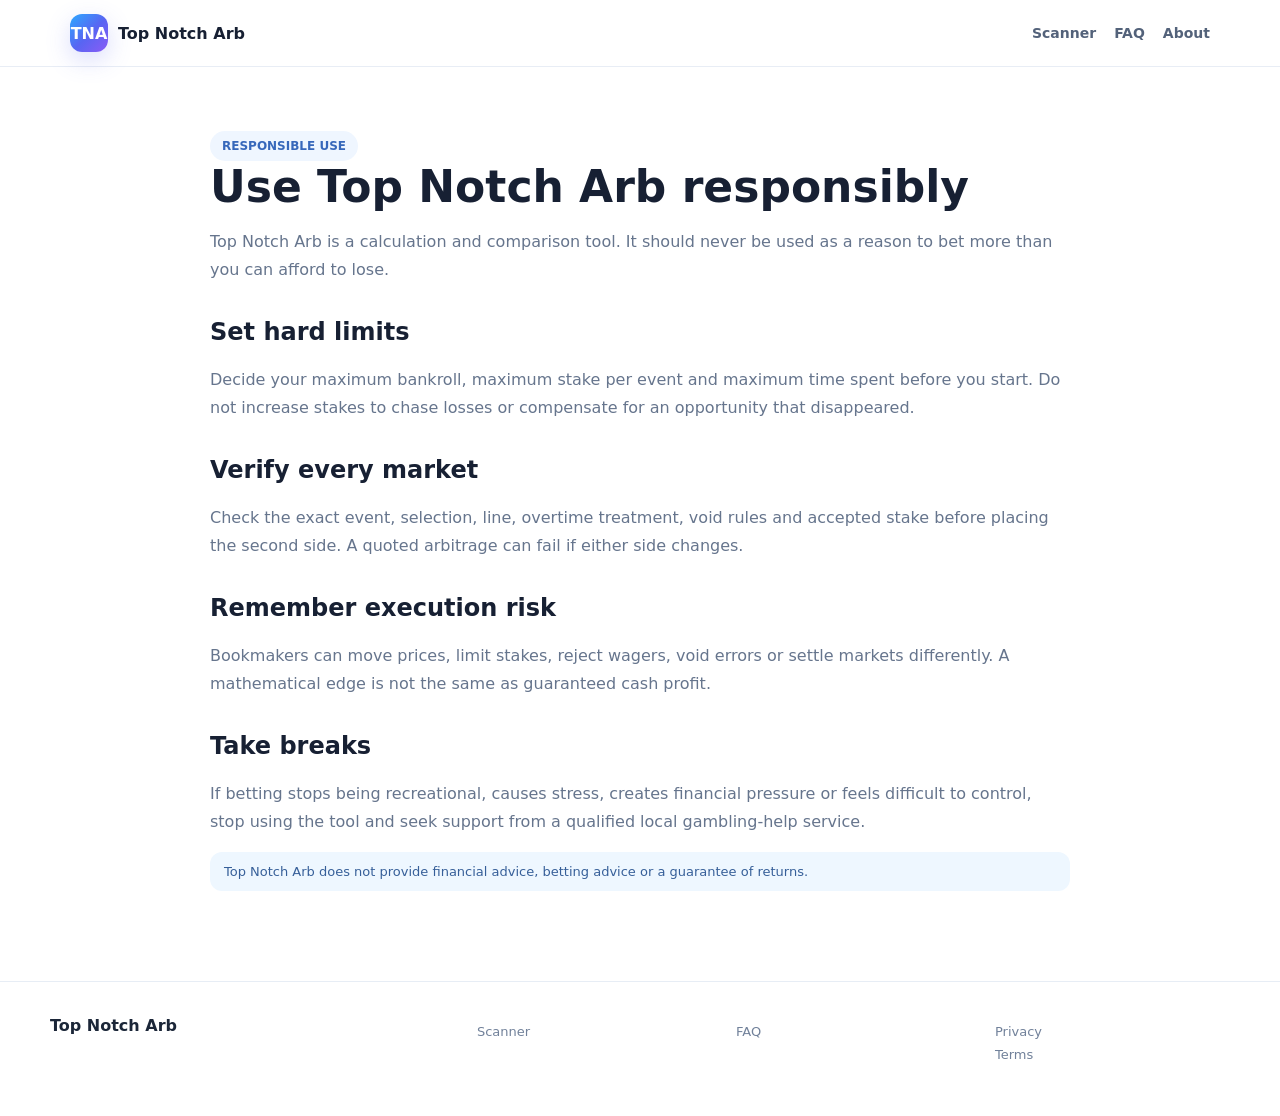
<file: responsible-gambling.html>
<!doctype html><html lang="en-AU"><head><meta charset="utf-8"><meta name="viewport" content="width=device-width,initial-scale=1"><title>Responsible Gambling | Top Notch Arb</title><meta name="description" content="Responsible-use guidance for Top Notch Arb users, including bankroll limits, execution risk and support resources."><link rel="canonical" href="https://arb-scanner-app.vercel.app/responsible-gambling.html"><link rel="stylesheet" href="/site.css"></head><body><header class="site-header"><nav class="site-nav"><a class="site-brand" href="/"><span class="site-logo">TNA</span>Top Notch Arb</a><div class="nav-links"><a href="/scanner.html">Scanner</a><a href="/faq.html">FAQ</a><a href="/about.html">About</a></div></nav></header><main class="content-page"><span class="hero-badge">RESPONSIBLE USE</span><h1>Use Top Notch Arb responsibly</h1><p>Top Notch Arb is a calculation and comparison tool. It should never be used as a reason to bet more than you can afford to lose.</p><h2>Set hard limits</h2><p>Decide your maximum bankroll, maximum stake per event and maximum time spent before you start. Do not increase stakes to chase losses or compensate for an opportunity that disappeared.</p><h2>Verify every market</h2><p>Check the exact event, selection, line, overtime treatment, void rules and accepted stake before placing the second side. A quoted arbitrage can fail if either side changes.</p><h2>Remember execution risk</h2><p>Bookmakers can move prices, limit stakes, reject wagers, void errors or settle markets differently. A mathematical edge is not the same as guaranteed cash profit.</p><h2>Take breaks</h2><p>If betting stops being recreational, causes stress, creates financial pressure or feels difficult to control, stop using the tool and seek support from a qualified local gambling-help service.</p><div class="notice">Top Notch Arb does not provide financial advice, betting advice or a guarantee of returns.</div></main><footer class="site-footer"><div class="footer-inner"><div><strong>Top Notch Arb</strong></div><div><a href="/scanner.html">Scanner</a></div><div><a href="/faq.html">FAQ</a></div><div><a href="/privacy.html">Privacy</a><a href="/terms.html">Terms</a></div></div></footer></body></html>
</file>
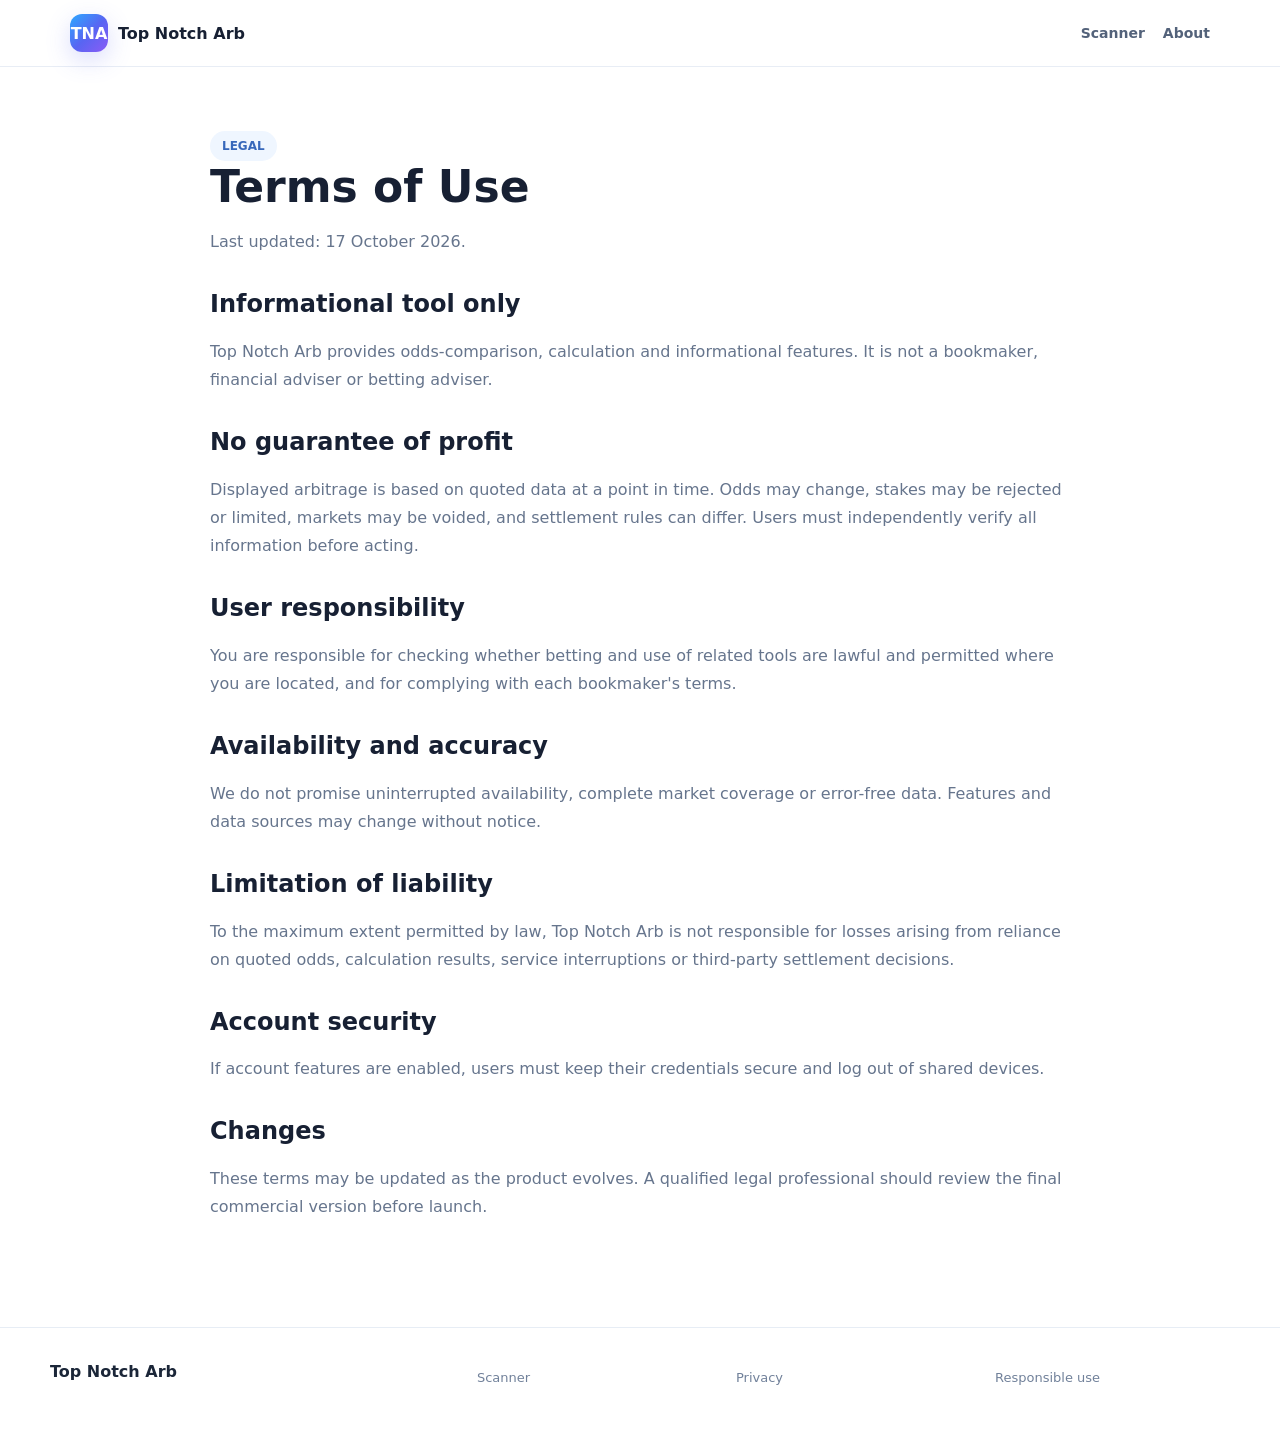
<file: terms.html>
<!doctype html><html lang="en-AU"><head><meta charset="utf-8"><meta name="viewport" content="width=device-width,initial-scale=1"><title>Terms of Use | Top Notch Arb</title><meta name="description" content="Top Notch Arb terms of use for the sports odds comparison and arbitrage calculation website."><link rel="canonical" href="https://arb-scanner-app.vercel.app/terms.html"><link rel="stylesheet" href="/site.css"></head><body><header class="site-header"><nav class="site-nav"><a class="site-brand" href="/"><span class="site-logo">TNA</span>Top Notch Arb</a><div class="nav-links"><a href="/scanner.html">Scanner</a><a href="/about.html">About</a></div></nav></header><main class="content-page"><span class="hero-badge">LEGAL</span><h1>Terms of Use</h1><p>Last updated: 17 October 2026.</p><h2>Informational tool only</h2><p>Top Notch Arb provides odds-comparison, calculation and informational features. It is not a bookmaker, financial adviser or betting adviser.</p><h2>No guarantee of profit</h2><p>Displayed arbitrage is based on quoted data at a point in time. Odds may change, stakes may be rejected or limited, markets may be voided, and settlement rules can differ. Users must independently verify all information before acting.</p><h2>User responsibility</h2><p>You are responsible for checking whether betting and use of related tools are lawful and permitted where you are located, and for complying with each bookmaker's terms.</p><h2>Availability and accuracy</h2><p>We do not promise uninterrupted availability, complete market coverage or error-free data. Features and data sources may change without notice.</p><h2>Limitation of liability</h2><p>To the maximum extent permitted by law, Top Notch Arb is not responsible for losses arising from reliance on quoted odds, calculation results, service interruptions or third-party settlement decisions.</p><h2>Account security</h2><p>If account features are enabled, users must keep their credentials secure and log out of shared devices.</p><h2>Changes</h2><p>These terms may be updated as the product evolves. A qualified legal professional should review the final commercial version before launch.</p></main><footer class="site-footer"><div class="footer-inner"><div><strong>Top Notch Arb</strong></div><div><a href="/scanner.html">Scanner</a></div><div><a href="/privacy.html">Privacy</a></div><div><a href="/responsible-gambling.html">Responsible use</a></div></div></footer></body></html>
</file>
<file: site.css>
*{box-sizing:border-box}html{scroll-behavior:smooth}body{margin:0;font-family:Inter,system-ui,sans-serif;color:#172033;background:#fff}.site-header{position:sticky;top:0;z-index:50;background:rgba(255,255,255,.94);backdrop-filter:blur(16px);border-bottom:1px solid #e8edf5}.site-nav{max-width:1180px;margin:auto;display:flex;align-items:center;justify-content:space-between;padding:14px 20px;gap:18px}.site-brand{display:flex;align-items:center;gap:10px;text-decoration:none;color:#172033;font-weight:800}.site-logo{width:38px;height:38px;border-radius:12px;display:grid;place-items:center;color:#fff;background:linear-gradient(135deg,#2da9ff,#5865f2 52%,#8b5cf6);box-shadow:0 8px 24px rgba(88,101,242,.22)}.nav-links{display:flex;gap:18px;align-items:center;flex-wrap:wrap}.nav-links a{text-decoration:none;color:#53627a;font-size:14px;font-weight:650}.nav-links a:hover{color:#315fd8}.nav-actions{display:flex;gap:10px}.btn{display:inline-flex;align-items:center;justify-content:center;min-height:44px;padding:0 18px;border-radius:12px;text-decoration:none;font-weight:800;border:1px solid transparent}.btn-primary{color:#fff;background:linear-gradient(135deg,#2da9ff,#5865f2 50%,#8b5cf6);box-shadow:0 10px 24px rgba(82,95,232,.22)}.btn-secondary{color:#35445e;background:#fff;border-color:#dde5f0}.hero{max-width:1180px;margin:auto;padding:88px 20px 56px;display:grid;grid-template-columns:1.15fr .85fr;gap:48px;align-items:center}.hero-badge{display:inline-flex;padding:8px 12px;border-radius:999px;background:#eff6ff;color:#3768bb;font-size:12px;font-weight:800}.hero h1{font-size:clamp(42px,6vw,72px);line-height:.98;letter-spacing:-.045em;margin:18px 0;color:#14203a}.hero p{font-size:18px;line-height:1.7;color:#66758d;max-width:700px}.hero-actions{display:flex;gap:12px;flex-wrap:wrap;margin-top:26px}.hero-card{background:linear-gradient(145deg,#f7fbff,#f4f0ff);border:1px solid #e2eaf5;border-radius:28px;padding:26px;box-shadow:0 30px 70px rgba(46,71,113,.13)}.hero-stat-grid{display:grid;grid-template-columns:repeat(2,1fr);gap:14px}.hero-stat{background:#fff;border:1px solid #e5ebf3;border-radius:18px;padding:18px}.hero-stat span{font-size:12px;color:#7c8ca5}.hero-stat strong{display:block;font-size:28px;margin-top:8px}.section{max-width:1180px;margin:auto;padding:72px 20px}.section.alt{max-width:none;background:#f8fafc}.section.alt>.inner{max-width:1180px;margin:auto}.section-headline{max-width:760px;margin-bottom:34px}.section-headline h1,.section-headline h2{font-size:clamp(30px,4vw,46px);margin:0 0 12px;letter-spacing:-.03em}.section-headline p{color:#6d7c93;line-height:1.7}.grid-3{display:grid;grid-template-columns:repeat(3,1fr);gap:18px}.feature-card{border:1px solid #e3e9f1;border-radius:20px;padding:24px;background:#fff;box-shadow:0 10px 28px rgba(41,61,98,.06)}.feature-icon{width:42px;height:42px;border-radius:12px;display:grid;place-items:center;background:linear-gradient(135deg,#eef7ff,#f3f0ff);color:#426dc0;font-weight:900}.feature-card h3{margin:16px 0 8px}.feature-card p{margin:0;color:#74839a;line-height:1.65;font-size:14px}.steps{display:grid;gap:14px}.step{display:grid;grid-template-columns:50px 1fr;gap:16px;align-items:start;padding:18px;border:1px solid #e4eaf3;border-radius:16px;background:#fff}.step-num{width:42px;height:42px;border-radius:12px;display:grid;place-items:center;background:#172033;color:#fff;font-weight:800}.faq-list{display:grid;gap:12px}.faq-item{border:1px solid #e2e8f0;border-radius:16px;padding:18px;background:#fff}.faq-item h3{margin:0 0 8px;font-size:16px}.faq-item p{margin:0;color:#6f7f99;line-height:1.65}.cta{max-width:1180px;margin:30px auto 70px;padding:34px 28px;border-radius:26px;background:linear-gradient(135deg,#16233f,#263e72 60%,#5945a3);color:#fff;display:flex;justify-content:space-between;gap:24px;align-items:center}.cta h2{margin:0 0 8px}.cta p{margin:0;color:#d2dcf0}.content-page{max-width:900px;margin:auto;padding:64px 20px 90px}.content-page h1{font-size:44px;margin:0 0 12px}.content-page h2{margin-top:34px}.content-page p,.content-page li{color:#66758d;line-height:1.75}.form-card{max-width:520px;margin:60px auto;padding:30px;border:1px solid #e3e9f1;border-radius:22px;box-shadow:0 20px 50px rgba(36,59,96,.09)}.form-card h1{margin-top:0}.form-row{display:grid;gap:7px;margin-bottom:14px}.form-row label{font-size:13px;font-weight:700;color:#52627a}.form-row input,.form-row textarea{min-height:46px;border:1px solid #dce5ef;border-radius:12px;padding:12px;font:inherit}.form-row textarea{min-height:130px}.site-footer{border-top:1px solid #e7edf5;padding:34px 20px 46px;color:#71819a}.footer-inner{max-width:1180px;margin:auto;display:grid;grid-template-columns:1.2fr repeat(3,.7fr);gap:24px}.footer-inner a{display:block;text-decoration:none;color:#71819a;margin:8px 0;font-size:13px}.footer-inner strong{color:#1b2638}.disclaimer{margin-top:14px;font-size:12px;line-height:1.6;color:#8a98ac}.scanner-shell{max-width:1500px;margin:auto}.auth-note{font-size:12px;color:#7a899f;margin-top:12px}.notice{padding:12px 14px;border-radius:12px;background:#eef7ff;color:#365f99;font-size:13px}.error{background:#fff1f3;color:#a33c51}.success{background:#ecfbf5;color:#0d7c5b}@media(max-width:900px){.hero{grid-template-columns:1fr}.grid-3{grid-template-columns:1fr}.footer-inner{grid-template-columns:1fr 1fr}.site-nav{flex-wrap:wrap}.nav-links{display:flex;order:3;flex-basis:100%;gap:4px 18px}.nav-links a{display:inline-flex;align-items:center;min-height:44px}}@media(max-width:620px){.hero{padding-top:52px}.hero-stat-grid{grid-template-columns:1fr}.site-nav{align-items:flex-start}.nav-actions .btn-secondary{display:none}.cta{margin-left:12px;margin-right:12px;align-items:flex-start;flex-direction:column}.footer-inner{grid-template-columns:1fr}}
/* Respect reduced motion while retaining static loading indicators and text. */
@media (prefers-reduced-motion: reduce){
 html{scroll-behavior:auto}
 .scanner-shell *,.scanner-shell *::before,.scanner-shell *::after{animation:none!important;transition:none!important}
}
</file>
<file: styles.css>
:root {
  --bg:#07101f;--bg2:#0b1426;--panel:#10192d;--panel2:#141f36;--text:#f7f9ff;--muted:#91a0bd;--line:rgba(255,255,255,.08);
  --green:#31d69b;--green2:#0f7658;--greenSoft:rgba(49,214,155,.12);--red:#ff7183;--blue:#6f86ff;--blue2:#9aa8ff;--amber:#ffc76b;
  --shadow:0 18px 55px rgba(0,0,0,.28);
}
*{box-sizing:border-box}html{scroll-behavior:smooth}body{margin:0;font-family:Inter,system-ui,sans-serif;background:radial-gradient(circle at 82% 0,#17244b 0,transparent 28%),linear-gradient(180deg,var(--bg),#060b14 75%);color:var(--text)}button,input,select{font:inherit}button{cursor:pointer}.app-shell{min-height:100vh;display:grid;grid-template-columns:250px 1fr}.sidebar{position:sticky;top:0;height:100vh;padding:26px 20px;border-right:1px solid var(--line);background:rgba(5,10,20,.88);backdrop-filter:blur(18px)}.brand-wrap{display:flex;gap:12px;align-items:center;margin-bottom:30px}.brand-mark{width:42px;height:42px;display:grid;place-items:center;border-radius:13px;font-weight:800;font-size:19px;background:linear-gradient(135deg,var(--blue),#9a6dff);box-shadow:0 12px 30px rgba(111,134,255,.32)}.brand{font-weight:800;font-size:18px}.brand-sub{font-size:11px;color:var(--muted);margin-top:3px}.nav{display:grid;gap:8px}.nav-item{display:flex;align-items:center;gap:10px;border:0;text-align:left;padding:12px 13px;border-radius:11px;background:transparent;color:var(--muted);font-weight:650}.nav-item span{width:20px;color:var(--blue2)}.nav-item:hover,.nav-item.active{background:rgba(111,134,255,.12);color:#fff}.sidebar-status{margin-top:26px;padding:14px;border:1px solid var(--line);border-radius:14px;background:rgba(255,255,255,.025);display:flex;gap:10px;align-items:flex-start}.status-dot{width:9px;height:9px;border-radius:50%;margin-top:4px;background:var(--green);box-shadow:0 0 0 5px rgba(49,214,155,.08)}.sidebar-status strong{display:block;font-size:12px}.sidebar-status span{display:block;color:var(--muted);font-size:11px;margin-top:4px}.side-note{position:absolute;left:20px;right:20px;bottom:22px;padding:14px;border:1px solid var(--line);border-radius:14px;background:rgba(255,255,255,.025)}.side-note strong{display:block;font-size:11px;color:var(--amber);margin-bottom:5px}.side-note span{color:var(--muted);font-size:11px;line-height:1.5}.main{padding:32px clamp(18px,4vw,56px) 52px;max-width:1540px;width:100%}.topbar{display:flex;justify-content:space-between;align-items:flex-start;gap:24px;margin-bottom:22px}.topbar h1{font-size:clamp(32px,4vw,50px);line-height:1.04;margin:7px 0 10px;letter-spacing:-.035em;max-width:850px}.topbar p{margin:0;color:var(--muted);line-height:1.65;max-width:820px}.eyebrow{font-size:10px;letter-spacing:.14em;font-weight:800;color:var(--blue2)}.status-pill{white-space:nowrap;padding:10px 13px;border:1px solid var(--line);border-radius:999px;color:var(--muted);background:rgba(255,255,255,.03);font-size:12px}.metric-strip{display:grid;grid-template-columns:repeat(4,minmax(0,1fr));gap:12px;margin-bottom:18px}.metric-card{padding:16px;border:1px solid var(--line);border-radius:16px;background:linear-gradient(180deg,rgba(255,255,255,.045),rgba(255,255,255,.018));box-shadow:var(--shadow)}.metric-card span{display:block;color:var(--muted);font-size:11px}.metric-card strong{display:block;font-size:24px;margin:7px 0 4px}.metric-card small{color:#72809d;font-size:10px}.card{background:linear-gradient(180deg,rgba(255,255,255,.045),rgba(255,255,255,.022));border:1px solid var(--line);border-radius:20px;padding:24px;box-shadow:var(--shadow);margin-bottom:20px}.scanner-card{padding:0;overflow:hidden}.scanner-head{padding:24px 24px 0}.section-head{display:flex;justify-content:space-between;align-items:center;gap:18px;margin-bottom:22px}.section-head.compact{margin-bottom:18px}.section-head h2{margin:3px 0 6px;font-size:22px}.section-head p{margin:0;color:var(--muted);font-size:13px}.scan-health{display:flex;align-items:center;gap:8px;padding:8px 11px;border:1px solid var(--line);border-radius:999px;color:var(--muted);font-size:11px}.pulse{width:8px;height:8px;border-radius:50%;background:var(--green);box-shadow:0 0 0 5px rgba(49,214,155,.07)}.filter-panel{padding:18px 24px 22px;background:rgba(5,10,22,.38);border-top:1px solid var(--line);border-bottom:1px solid var(--line)}.form-grid{display:grid;gap:14px}.top-fields{grid-template-columns:1.5fr 1fr 1fr;margin-bottom:18px}.live-controls{grid-template-columns:1.2fr .85fr .95fr 1.15fr}.filter-footer{display:flex;align-items:center;gap:16px;margin-top:18px;flex-wrap:wrap}.last-updated{margin-left:auto;display:grid;gap:3px}.last-updated span{font-size:10px;color:var(--muted)}.last-updated strong{font-size:12px}.result-toolbar{display:flex;justify-content:space-between;gap:12px;align-items:center;padding:14px 24px 0}.sort-label{font-size:10px;color:#6f7e9a}.live-message{margin:0}.live-results{display:grid;gap:14px;padding:14px 24px 24px}.mode-switch{display:inline-flex;padding:4px;gap:3px;border-radius:12px;background:rgba(255,255,255,.045);border:1px solid var(--line)}.mode-btn{border:0;border-radius:9px;padding:9px 14px;color:var(--muted);background:transparent;font-weight:700}.mode-btn.active{background:var(--blue);color:white}label{display:grid;gap:7px}label>span{color:var(--muted);font-size:11px;font-weight:700}input,select{width:100%;min-height:46px;border-radius:12px;border:1px solid var(--line);color:white;background:#0b1530;padding:11px 13px;outline:none}input:focus,select:focus{border-color:rgba(111,134,255,.75);box-shadow:0 0 0 3px rgba(111,134,255,.1)}select option{background:#0b1530;color:white}.money-input{position:relative}.money-input span{position:absolute;left:12px;top:50%;transform:translateY(-50%);color:var(--green);font-size:11px;font-weight:800}.money-input input{padding-left:48px}.outcomes-grid{display:grid;grid-template-columns:repeat(2,minmax(0,1fr));gap:14px}.outcome-card{padding:16px;border:1px solid var(--line);border-radius:16px;background:rgba(255,255,255,.022)}.outcome-title{display:flex;justify-content:space-between;align-items:center;margin-bottom:12px}.outcome-title strong{font-size:14px}.outcome-title span{color:var(--muted);font-size:10px}.outcome-fields{display:grid;grid-template-columns:1.1fr .9fr;gap:12px}.actions-row{display:flex;gap:12px;margin-top:20px;flex-wrap:wrap}.primary-btn,.secondary-btn{min-height:46px;border-radius:12px;padding:0 18px;font-weight:800;border:1px solid transparent}.primary-btn{background:linear-gradient(135deg,var(--blue),#8d6cff);color:white;box-shadow:0 10px 26px rgba(111,134,255,.2)}.primary-btn:hover{transform:translateY(-1px)}.primary-btn:disabled{opacity:.65;cursor:wait;transform:none}.secondary-btn{background:transparent;color:var(--muted);border-color:var(--line)}.scan-btn{min-width:230px}.btn-icon{font-size:16px}.toggle-row{display:flex;align-items:center;gap:10px;cursor:pointer}.toggle-row input{display:none}.toggle-ui{width:46px;height:26px;border-radius:999px;background:#26324d;border:1px solid var(--line);position:relative;transition:.2s}.toggle-ui:after{content:'';position:absolute;width:18px;height:18px;left:3px;top:3px;border-radius:50%;background:#fff;transition:.2s}.toggle-row input:checked+.toggle-ui{background:var(--green2)}.toggle-row input:checked+.toggle-ui:after{transform:translateX(20px)}.toggle-copy{display:grid;gap:1px}.toggle-copy strong{font-size:11px}.toggle-copy small{font-size:10px;color:var(--muted)}.live-card{border:1px solid var(--line);border-radius:17px;padding:18px;background:linear-gradient(180deg,rgba(255,255,255,.035),rgba(255,255,255,.018));transition:.18s}.live-card:hover{border-color:rgba(111,134,255,.32);transform:translateY(-1px)}.live-card-head{display:flex;justify-content:space-between;align-items:flex-start;gap:16px;margin-bottom:15px}.event-title-wrap{display:flex;gap:12px;align-items:flex-start}.rank-badge{width:34px;height:34px;border-radius:10px;display:grid;place-items:center;background:rgba(111,134,255,.12);color:var(--blue2);font-size:11px;font-weight:800}.event-meta{display:flex;gap:9px;align-items:center;color:var(--muted);font-size:10px}.sport-chip{padding:4px 7px;border-radius:7px;background:rgba(111,134,255,.11);color:var(--blue2);font-weight:800;letter-spacing:.04em}.live-card-head h3{margin:7px 0 0;font-size:18px}.live-card-head h3 span{font-weight:500;color:#6f7e9a}.roi-stack{text-align:right}.roi-stack small{display:block;color:var(--muted);font-size:9px;margin-top:5px}.roi-badge{display:inline-block;padding:9px 11px;border-radius:10px;font-weight:800}.roi-badge.good{color:var(--green);background:var(--greenSoft)}.roi-badge.bad{color:var(--red);background:rgba(255,113,131,.12)}.roi-badge.neutral{color:var(--muted);background:rgba(255,255,255,.04)}.live-summary{display:grid;grid-template-columns:repeat(4,minmax(0,1fr));gap:9px;margin-bottom:14px}.live-summary>div{padding:12px;border:1px solid var(--line);border-radius:12px;background:rgba(255,255,255,.018)}.live-summary span{display:block;color:var(--muted);font-size:10px;margin-bottom:5px}.live-summary strong{font-size:14px}.profit-text{color:var(--green)}.market-label{text-transform:uppercase;letter-spacing:.11em;color:#6f7e9a;font-size:9px;font-weight:800;margin:3px 0 8px}.stake-plan{display:grid;gap:9px}.live-stakes{grid-template-columns:repeat(2,minmax(0,1fr))}.stake-row{display:grid;grid-template-columns:1fr auto;gap:12px;align-items:center;padding:12px 13px;border-radius:12px;border:1px solid var(--line);background:rgba(255,255,255,.018)}.stake-row .book{font-weight:750;font-size:13px}.stake-row .selection{color:var(--muted);font-size:10px;margin-top:3px}.stake-right{text-align:right}.stake-right strong,.stake-row .amount{display:block;font-weight:800;color:var(--green)}.stake-right small{display:block;color:var(--muted);font-size:9px;margin-top:3px}.results-grid{display:grid;grid-template-columns:1.2fr .8fr;gap:20px}.hero-result{overflow:hidden;position:relative}.stats-grid{display:grid;grid-template-columns:repeat(2,minmax(0,1fr));gap:12px}.stat{padding:16px;border:1px solid var(--line);border-radius:14px;background:rgba(255,255,255,.022)}.stat span{display:block;color:var(--muted);font-size:10px;margin-bottom:7px}.stat strong{font-size:19px}.formula-box{display:grid;gap:8px;padding:16px;background:#0a1329;border:1px solid var(--line);border-radius:14px}.formula-box code{color:#cfd6ff;white-space:normal}.warning-box{margin-top:14px;padding:16px;border-radius:14px;background:rgba(255,199,107,.07);border:1px solid rgba(255,199,107,.15)}.warning-box strong{color:#ffd88f}.warning-box p{color:#c9c0af;margin:6px 0 0;line-height:1.6;font-size:12px}.empty-state{color:var(--muted);font-size:12px}.no-results,.error-panel{display:flex;gap:13px;align-items:center;padding:18px;border:1px dashed var(--line);border-radius:14px;color:var(--muted);background:rgba(255,255,255,.014)}.no-results-icon{width:36px;height:36px;border-radius:11px;display:grid;place-items:center;background:rgba(111,134,255,.1);color:var(--blue2)}.no-results strong,.error-panel strong{display:block;color:var(--text);font-size:12px}.no-results span,.error-panel span{display:block;font-size:10px;margin-top:4px}.loading-skeleton{display:grid;gap:10px}.loading-skeleton div{height:72px;border-radius:12px;background:linear-gradient(90deg,rgba(255,255,255,.025),rgba(255,255,255,.065),rgba(255,255,255,.025));background-size:200% 100%;animation:shimmer 1.2s infinite}.spinner{display:inline-block;width:14px;height:14px;border:2px solid rgba(255,255,255,.35);border-top-color:white;border-radius:50%;animation:spin .8s linear infinite;vertical-align:-2px}@keyframes spin{to{transform:rotate(360deg)}}@keyframes shimmer{to{background-position:-200% 0}}footer{color:var(--muted);text-align:center;font-size:10px;padding:8px 0}

/* Professional filter presets */
.preset-row{display:flex;align-items:center;gap:8px;flex-wrap:wrap;margin-top:14px;padding-top:14px;border-top:1px solid rgba(255,255,255,.055)}
.preset-label{font-size:10px;color:#71809c;font-weight:700;text-transform:uppercase;letter-spacing:.08em}
.preset-divider{width:1px;height:22px;background:var(--line);margin:0 3px}
.chip-btn{min-height:30px;border:1px solid var(--line);border-radius:999px;background:rgba(255,255,255,.025);color:var(--muted);padding:0 11px;font-size:10px;font-weight:750;transition:.18s}
.chip-btn:hover{border-color:rgba(111,134,255,.4);color:#fff;background:rgba(111,134,255,.08)}
.chip-btn.active{border-color:rgba(111,134,255,.45);background:rgba(111,134,255,.14);color:#dfe5ff;box-shadow:inset 0 0 0 1px rgba(111,134,255,.06)}
.chip-btn.subtle{color:#71809c}

/* Small interface refinements */
.metric-card,.live-card,.card{transition:border-color .18s ease,transform .18s ease,box-shadow .18s ease}
.metric-card:hover{border-color:rgba(111,134,255,.22)}
input::placeholder{color:#5f6c87}
button:focus-visible,input:focus-visible,select:focus-visible{outline:2px solid rgba(154,168,255,.75);outline-offset:2px}
.status-pill{transition:.2s}
.live-results:empty{display:none}
/* Keep custom switches available to keyboard and assistive technology. */
.toggle-row{position:relative}
.toggle-row input{display:block;position:absolute;width:1px;height:1px;min-height:0;padding:0;border:0;overflow:hidden;clip-path:inset(50%);white-space:nowrap}
.toggle-row input:focus-visible+.toggle-ui{outline:3px solid #315fd8;outline-offset:3px}
.error-panel{border-color:rgba(255,113,131,.2);background:rgba(255,113,131,.045)}

@media(max-width:1100px){.metric-strip{grid-template-columns:repeat(2,1fr)}.live-controls{grid-template-columns:repeat(2,1fr)}.live-summary{grid-template-columns:repeat(2,1fr)}}
@media(max-width:980px){.app-shell{grid-template-columns:1fr}.sidebar{position:static;height:auto;border-right:0;border-bottom:1px solid var(--line);padding:16px 18px}.brand-wrap{margin-bottom:10px}.nav,.side-note,.sidebar-status{display:none}.main{padding-top:24px}.top-fields{grid-template-columns:1fr}.results-grid{grid-template-columns:1fr}}
@media(max-width:680px){.topbar{display:grid}.status-pill{width:max-content}.metric-strip,.live-controls,.live-summary,.live-stakes{grid-template-columns:1fr}.section-head{align-items:flex-start;flex-direction:column}.outcomes-grid{grid-template-columns:1fr}.outcome-fields{grid-template-columns:1fr}.stats-grid{grid-template-columns:1fr}.card{padding:18px;border-radius:16px}.scanner-card{padding:0}.scanner-head,.filter-panel,.live-results{padding-left:16px;padding-right:16px}.result-toolbar{padding-left:16px;padding-right:16px;align-items:flex-start;flex-direction:column}.main{padding-left:12px;padding-right:12px}.filter-footer{align-items:flex-start;flex-direction:column}.last-updated{margin-left:0}.scan-btn{width:100%}.live-card-head{gap:10px}.live-card-head h3{font-size:16px}.rank-badge{display:none}.preset-divider{display:none}.preset-row{gap:7px}.chip-btn{flex:0 0 auto}}
</file>
<file: bright.css>
:root{
  --bg:#f7f9fc;
  --bg2:#eef3fb;
  --panel:#ffffff;
  --panel2:#f7f9fd;
  --text:#172033;
  --muted:#6f7f99;
  --line:rgba(31,56,100,.11);
  --green:#12b981;
  --green2:#0c9b6c;
  --greenSoft:rgba(18,185,129,.10);
  --red:#e45873;
  --blue:#2f80ed;
  --blue2:#5b8def;
  --amber:#d79a00;
  --shadow:0 12px 30px rgba(39,64,109,.10);
}
body{background:#ffffff;color:var(--text)}
.main{background:radial-gradient(circle at 12% 6%,rgba(70,151,255,.08),transparent 24%),radial-gradient(circle at 88% 4%,rgba(139,92,246,.07),transparent 23%),#ffffff;color:var(--text)}
.sidebar{background:linear-gradient(180deg,#0f1f3a 0%,#0a1528 100%);border-right:1px solid rgba(255,255,255,.08);box-shadow:8px 0 24px rgba(32,49,80,.08)}
.brand-mark{background:linear-gradient(135deg,#36b8ff,#6366f1 52%,#a855f7);box-shadow:0 12px 30px rgba(84,101,255,.28)}
.brand{color:#fff}.brand-sub{color:#9fb4d9}.nav-item{color:#aebfe0;border:1px solid transparent}
.nav-item:hover,.nav-item.active{color:#fff;background:linear-gradient(135deg,rgba(74,160,255,.18),rgba(123,92,255,.16));border-color:rgba(146,191,255,.10)}
.sidebar-status,.side-note{background:rgba(255,255,255,.035);border-color:rgba(255,255,255,.08)}.sidebar-status span,.side-note span{color:#9fb4d9}
.topbar h1{color:#172033;background:none;-webkit-text-fill-color:initial;text-shadow:none}.topbar p,.section-head p{color:#71809a}.eyebrow{color:#386fd6}
.status-pill,.scan-health{color:#28588f;background:linear-gradient(135deg,#eef6ff,#f3f0ff);border-color:#d9e6f7;box-shadow:0 6px 18px rgba(58,96,160,.07)}
.metric-card,.card{background:#ffffff;border:1px solid #e5ebf4;box-shadow:0 12px 28px rgba(35,57,94,.08)}
.metric-card{position:relative;overflow:hidden}.metric-card::before{content:"";position:absolute;left:0;right:0;top:0;height:3px;background:linear-gradient(90deg,#30b8ff,#5b7cfa,#9b5cf6)}
.metric-card span,.metric-card small{color:#7c8da9}.metric-card strong{color:#172033}.metric-card:hover{border-color:#cfdced;transform:translateY(-2px);box-shadow:0 16px 34px rgba(35,57,94,.11)}
.scanner-card{border-color:#dfe7f2;box-shadow:0 18px 42px rgba(35,57,94,.10)}.filter-panel{background:linear-gradient(180deg,#f8fbff,#f4f7fc);border-color:#e4eaf3}
label>span{color:#6f7f99}input,select{background:#ffffff;border-color:#dfe6f0;color:#1f2a3d;box-shadow:inset 0 1px 2px rgba(28,46,78,.03)}select option{background:#fff;color:#1f2a3d}input::placeholder{color:#a2afc2}
input:focus,select:focus{border-color:#5b95ef;box-shadow:0 0 0 3px rgba(65,132,235,.12)}.money-input span{color:#0d9b6c}
.primary-btn{background:linear-gradient(135deg,#2da9ff 0%,#5865f2 50%,#8b5cf6 100%);box-shadow:0 10px 22px rgba(82,95,232,.22)}.primary-btn:hover{box-shadow:0 14px 28px rgba(82,95,232,.29)}
.secondary-btn{background:#f7f9fd;color:#4f607b;border-color:#dfe6f0}.mode-switch,.chip-btn{background:#f4f7fb;border-color:#dfe6f0}.mode-btn{color:#687b99}
.mode-btn.active,.chip-btn.active{color:#fff;background:linear-gradient(135deg,#4aa7ff,#6a67f5);border-color:transparent}.chip-btn{color:#60718d}.chip-btn:hover{background:#eef4ff;border-color:#c9daf1;color:#315d96}.preset-label{color:#7d8da7}.preset-divider{background:#e1e7f0}
.toggle-ui{background:#d6dfeb;border-color:#c9d5e4}.toggle-row input:checked+.toggle-ui{background:linear-gradient(135deg,#11a977,#30d6a0)}.toggle-copy strong{color:#2a3447}.toggle-copy small{color:#7b8ba4}.last-updated span{color:#8898b0}.last-updated strong{color:#31415b}.sort-label,.empty-state{color:#8090a8}
.live-card{position:relative;background:#ffffff;border:1px solid #e2e9f2;box-shadow:0 10px 24px rgba(34,56,92,.07)}.live-card::before{content:"";position:absolute;left:0;top:0;bottom:0;width:4px;background:linear-gradient(180deg,#2fb9ff,#5f6af8,#9b5cf6);border-radius:17px 0 0 17px}.live-card:hover{border-color:#cfdced;box-shadow:0 16px 34px rgba(34,56,92,.11)}
.guaranteed-card{border-color:#caeadf}.guaranteed-card::before{background:linear-gradient(180deg,#13b981,#39d8a6)}
.value-card{border-color:#e6e9ef;background:linear-gradient(180deg,#ffffff,#fbfcfe)}.value-card::before{background:linear-gradient(180deg,#7f8da3,#a9b2c0)}
.event-meta{color:#7c8da8}.live-card-head h3{color:#1c2739}.live-card-head h3 span{color:#8a9ab0}.rank-badge,.sport-chip{background:linear-gradient(135deg,#eef7ff,#f3f0ff);border:1px solid #dce7f5;color:#3d67a5}.roi-stack small{color:#8494aa}
.roi-badge.good{color:#087553;background:#eafaf4;border:1px solid #cdeee1}.roi-badge.bad{color:#af3851;background:#fff0f3;border:1px solid #f7d5dd}.roi-badge.neutral{color:#6c7d96;background:#f2f5f9;border:1px solid #e2e7ef}
.guarantee-chip,.value-chip{display:inline-flex;align-items:center;padding:4px 8px;border-radius:999px;font-size:9px;font-weight:800;letter-spacing:.04em}.guarantee-chip{background:#e8f8f2;color:#087553;border:1px solid #ccebdd}.value-chip{background:#f3f5f8;color:#66758a;border:1px solid #e0e5ec}
.value-warning{margin:0 0 12px;padding:10px 12px;border-radius:10px;background:#fff8e8;border:1px solid #f1deac;color:#8b6a22;font-size:11px;font-weight:600}
.live-summary>div,.stat,.stake-row,.outcome-card{background:#f9fbfe;border-color:#e5ebf3}.live-summary>div:hover,.stake-row:hover,.outcome-card:hover{border-color:#cfdced}.live-summary span,.stat span,.stake-row .selection,.stake-right small{color:#7c8ca4}.live-summary strong,.stat strong,.stake-row .book{color:#243148}.profit-text,.stake-right strong,.stake-row .amount{color:#0c9b6c}.market-label{color:#8291a8}
.formula-box{background:#f6f9fd;border-color:#e2e8f1}.formula-box code{color:#425675}.warning-box{background:#fff9e8;border-color:#f4df9a}.warning-box strong{color:#a56a00}.warning-box p{color:#7b6c4f}
.no-results,.error-panel{background:#fafcff;border-color:#dfe6f0;color:#7d8da5}.no-results strong,.error-panel strong{color:#2c384c}.no-results-icon{background:#edf5ff;color:#4275bf}.error-panel{background:#fff6f7;border-color:#f2d3da}.loading-skeleton div{background:linear-gradient(90deg,#f2f5f9,#e6edf7,#f2f5f9);background-size:200% 100%}footer{color:#8b99ae}
@media(max-width:980px){.sidebar{background:linear-gradient(180deg,#0f1f3a 0%,#0a1528 100%)}}
</file>
